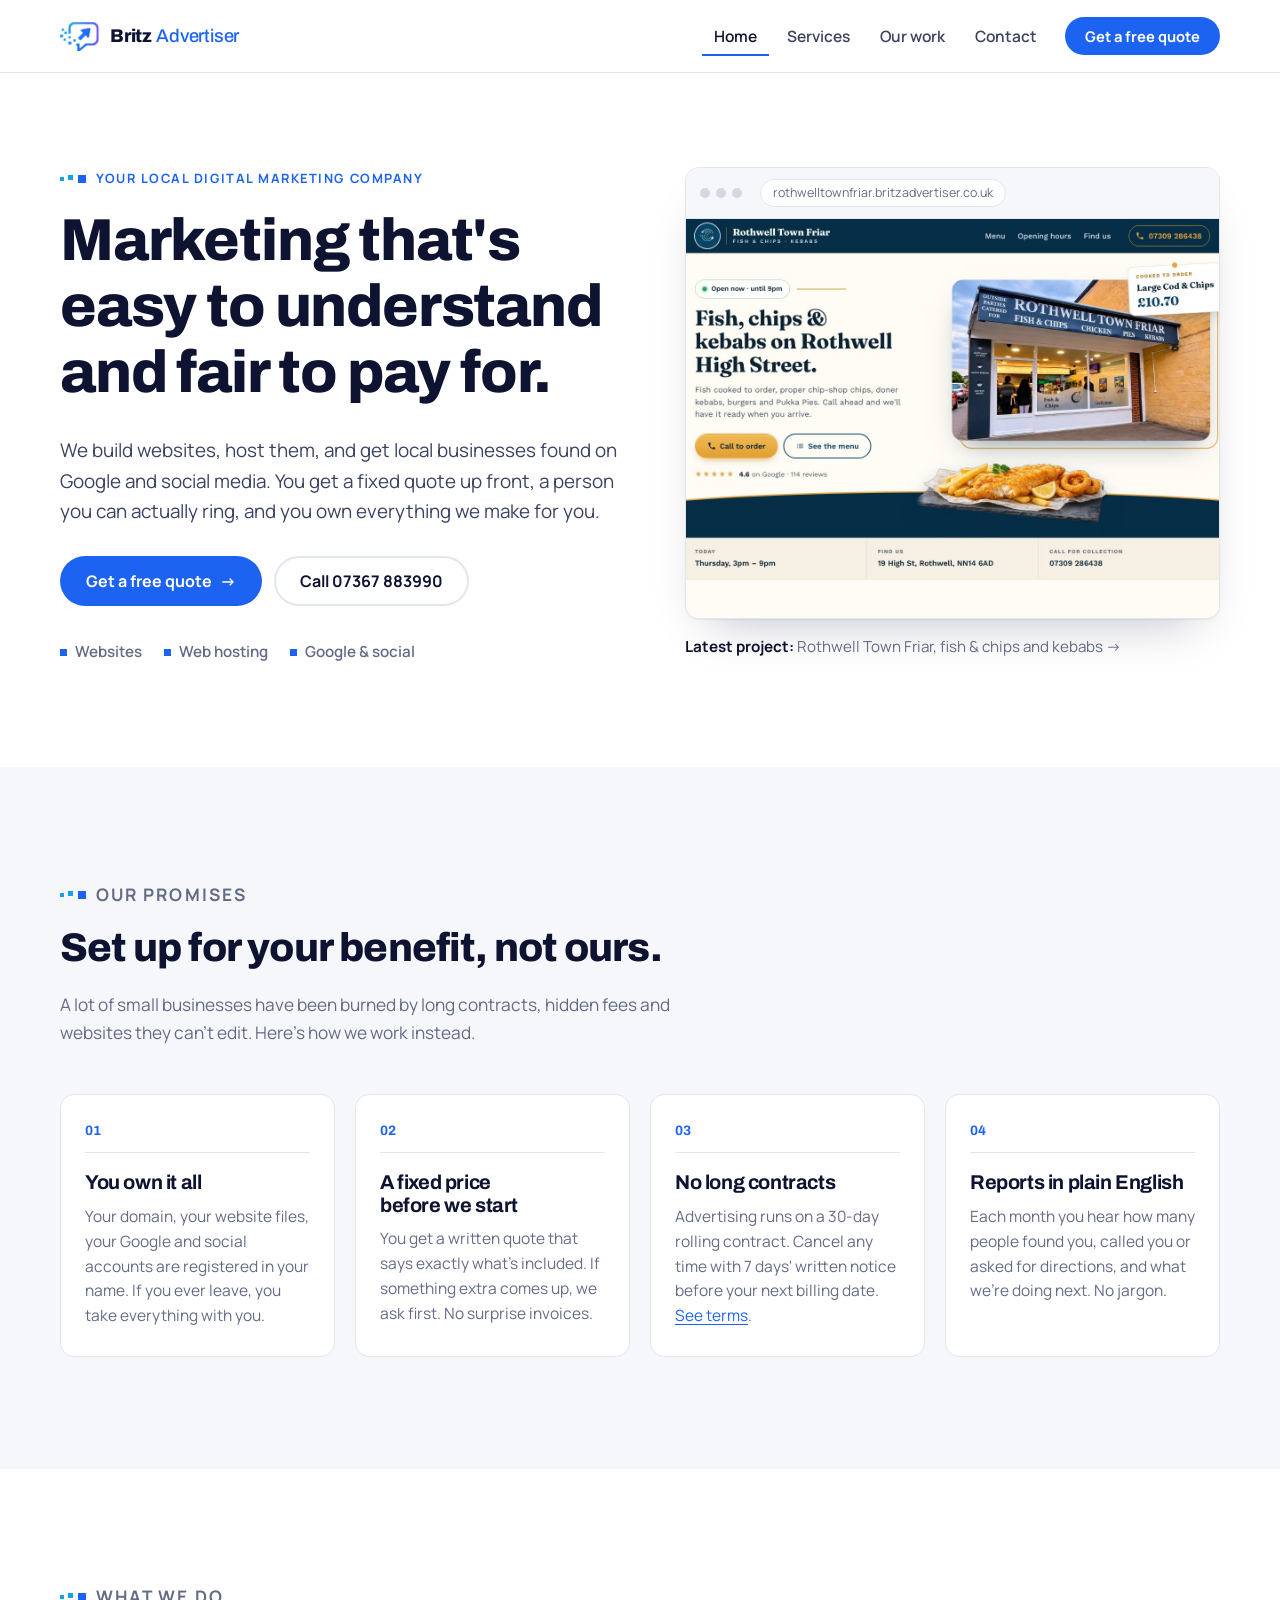
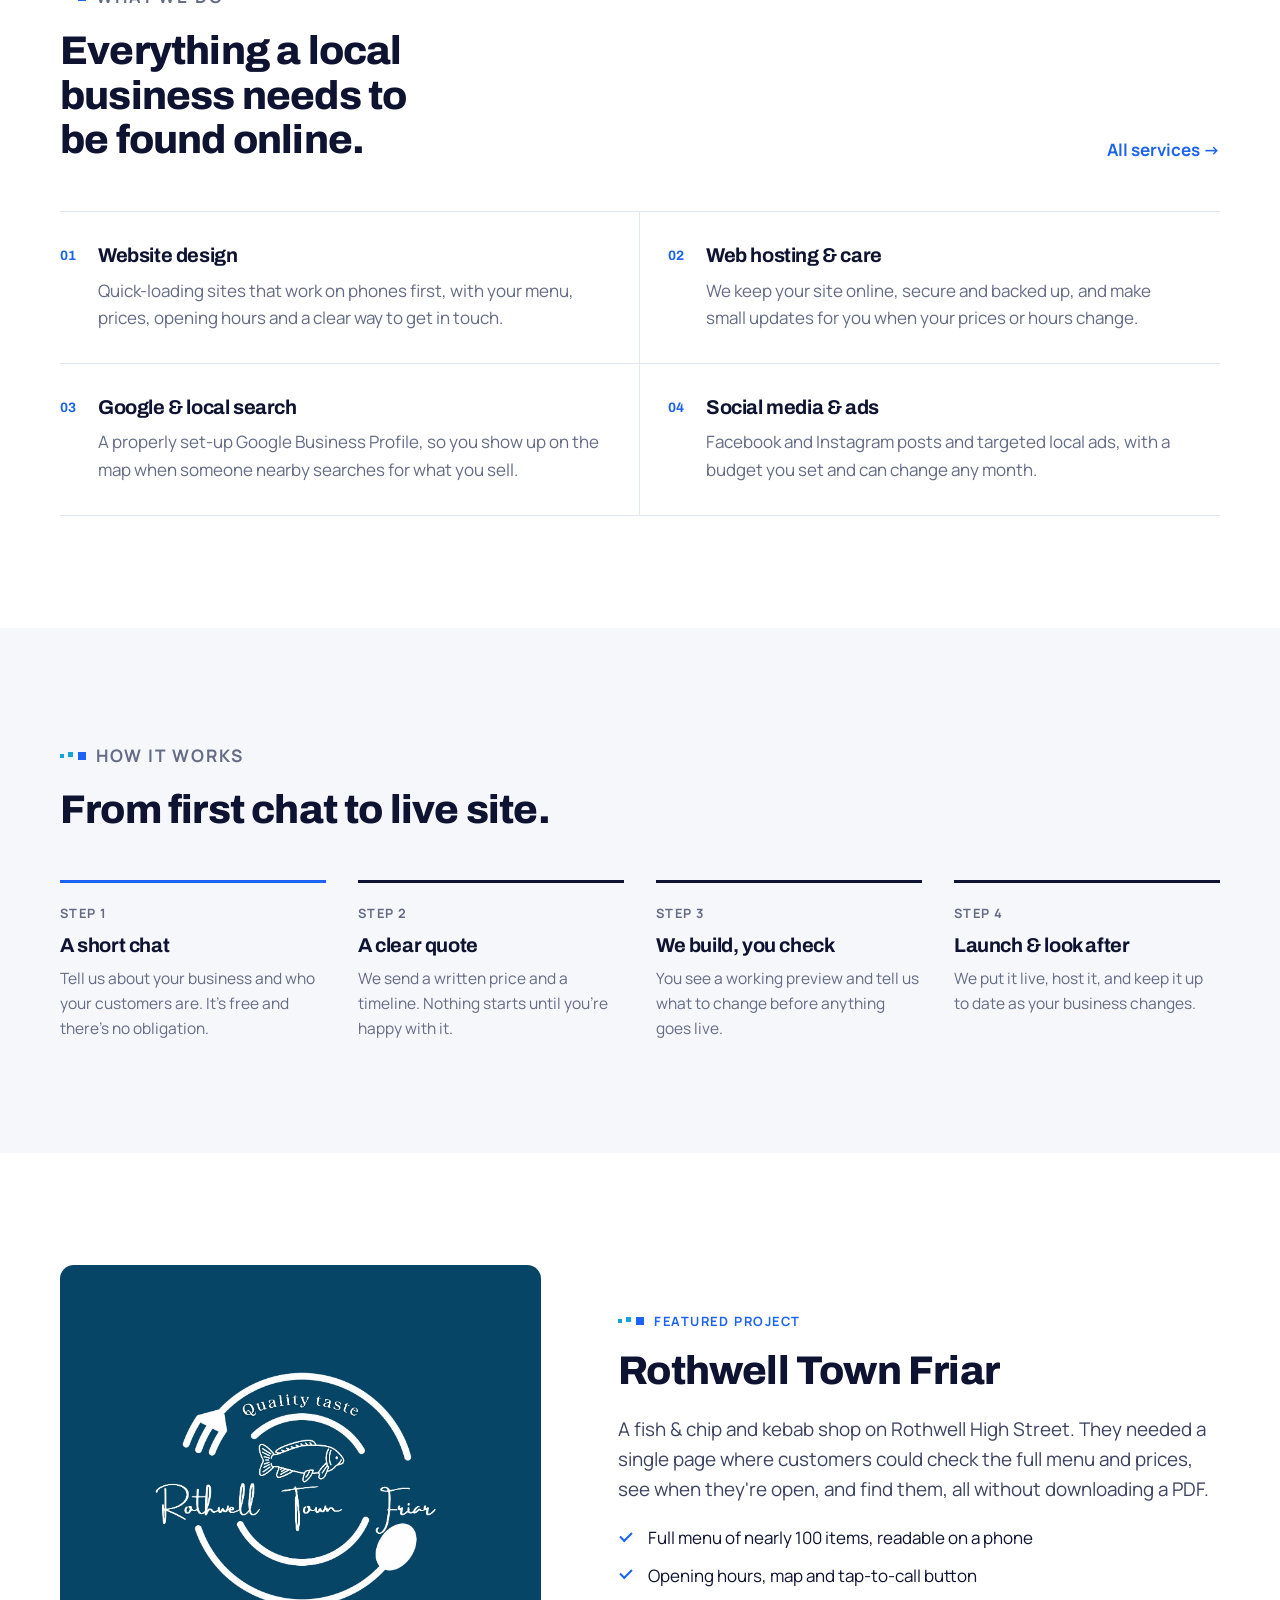
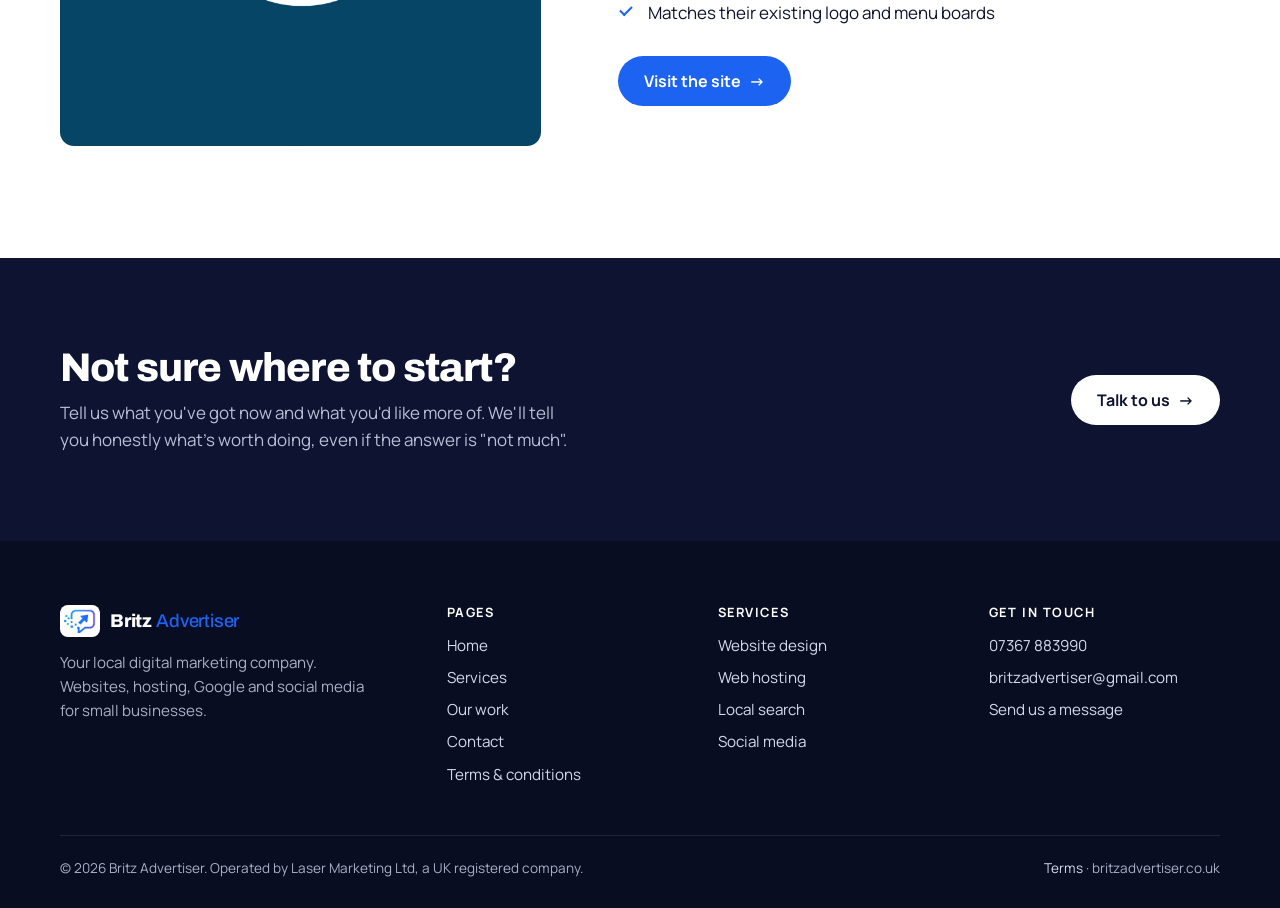
<file: index.html>
<!DOCTYPE html>
<html lang="en-GB">
<head>
  <meta charset="UTF-8">
  <meta name="viewport" content="width=device-width, initial-scale=1">
  <title>Britz Advertiser — Local digital marketing &amp; web hosting</title>
  <meta name="description" content="Britz Advertiser builds websites, hosts them, and helps local businesses get found on Google and social media. Fixed quotes, no lock-in, and you own everything.">
  <link rel="icon" type="image/png" href="assets/img/favicon.png">
  <link rel="preconnect" href="https://fonts.googleapis.com">
  <link rel="preconnect" href="https://fonts.gstatic.com" crossorigin>
  <link href="https://fonts.googleapis.com/css2?family=Archivo:wght@500;700;800&family=Manrope:wght@400;500;600;700&display=swap" rel="stylesheet">
  <link rel="stylesheet" href="css/base.css">
  <link rel="stylesheet" href="css/home.css">
</head>
<body>
  <a class="skip-link" href="#main">Skip to content</a>

  <header class="site-header">
    <div class="wrap nav">
      <a class="brand" href="index.html" aria-label="Britz Advertiser home">
        <img src="assets/img/britz-mark.png" alt="" width="40" height="30">
        <span>Britz<b>Advertiser</b></span>
      </a>
      <button class="nav-toggle" aria-expanded="false" aria-controls="nav-links">Menu</button>
      <nav class="nav-links" id="nav-links" aria-label="Main">
        <a href="index.html" aria-current="page">Home</a>
        <a href="services.html">Services</a>
        <a href="portfolio.html">Our work</a>
        <a href="contact.html">Contact</a>
        <a class="btn btn-primary btn-sm" href="contact.html">Get a free quote</a>
      </nav>
    </div>
  </header>

  <main id="main">

    <!-- Hero -->
    <section class="hero">
      <div class="wrap hero-grid">
        <div class="hero-copy">
          <p class="eyebrow">Your local digital marketing company</p>
          <h1>Marketing that's easy to understand and fair to pay for.</h1>
          <p class="lead">We build websites, host them, and get local businesses found on Google and social media. You get a fixed quote up front, a person you can actually ring, and you own everything we make for you.</p>
          <div class="hero-actions">
            <a class="btn btn-primary" href="contact.html">Get a free quote <span class="arrow" aria-hidden="true">&rarr;</span></a>
            <a class="btn btn-ghost" href="tel:+447367883990">Call 07367 883990</a>
          </div>
          <ul class="hero-points">
            <li>Websites</li>
            <li>Web hosting</li>
            <li>Google &amp; social</li>
          </ul>
        </div>

        <a class="hero-work" href="https://rothwelltownfriar.britzadvertiser.co.uk/" aria-label="View the Rothwell Town Friar website we built">
          <div class="browser">
            <div class="browser-bar" aria-hidden="true">
              <span></span><span></span><span></span>
              <em>rothwelltownfriar.britzadvertiser.co.uk</em>
            </div>
            <img src="assets/img/work-friar.jpg" alt="Screenshot of the Rothwell Town Friar website, showing its menu and opening times" width="1200" height="900">
          </div>
          <p class="hero-work-caption"><strong>Latest project:</strong> Rothwell Town Friar, fish &amp; chips and kebabs <span aria-hidden="true">&rarr;</span></p>
        </a>
      </div>
    </section>

    <!-- Promises: what's in the customer's interest -->
    <section class="section section-alt" aria-labelledby="promises-title">
      <div class="wrap">
        <div class="section-head">
          <p class="eyebrow">Our promises</p>
          <h2 id="promises-title">Set up for your benefit, not ours.</h2>
          <p>A lot of small businesses have been burned by long contracts, hidden fees and websites they can't edit. Here's how we work instead.</p>
        </div>

        <ol class="promises">
          <li>
            <h3>You own it all</h3>
            <p>Your domain, your website files, your Google and social accounts are registered in your name. If you ever leave, you take everything with you.</p>
          </li>
          <li>
            <h3>A fixed price before we start</h3>
            <p>You get a written quote that says exactly what's included. If something extra comes up, we ask first. No surprise invoices.</p>
          </li>
          <li>
            <h3>No long contracts</h3>
            <p>Advertising runs on a 30-day rolling contract. Cancel any time with 7 days' written notice before your next billing date. <a href="terms.html">See terms</a>.</p>
          </li>
          <li>
            <h3>Reports in plain English</h3>
            <p>Each month you hear how many people found you, called you or asked for directions, and what we're doing next. No jargon.</p>
          </li>
        </ol>
      </div>
    </section>

    <!-- Services overview -->
    <section class="section" aria-labelledby="services-title">
      <div class="wrap">
        <div class="section-head split-head">
          <div>
            <p class="eyebrow">What we do</p>
            <h2 id="services-title">Everything a local business needs to be found online.</h2>
          </div>
          <a class="text-link" href="services.html">All services <span aria-hidden="true">&rarr;</span></a>
        </div>

        <div class="service-list">
          <a class="service" href="services.html#websites">
            <span class="service-num">01</span>
            <div>
              <h3>Website design</h3>
              <p>Quick-loading sites that work on phones first, with your menu, prices, opening hours and a clear way to get in touch.</p>
            </div>
          </a>
          <a class="service" href="services.html#hosting">
            <span class="service-num">02</span>
            <div>
              <h3>Web hosting &amp; care</h3>
              <p>We keep your site online, secure and backed up, and make small updates for you when your prices or hours change.</p>
            </div>
          </a>
          <a class="service" href="services.html#local-seo">
            <span class="service-num">03</span>
            <div>
              <h3>Google &amp; local search</h3>
              <p>A properly set-up Google Business Profile, so you show up on the map when someone nearby searches for what you sell.</p>
            </div>
          </a>
          <a class="service" href="services.html#social">
            <span class="service-num">04</span>
            <div>
              <h3>Social media &amp; ads</h3>
              <p>Facebook and Instagram posts and targeted local ads, with a budget you set and can change any month.</p>
            </div>
          </a>
        </div>
      </div>
    </section>

    <!-- Process -->
    <section class="section section-alt" aria-labelledby="process-title">
      <div class="wrap">
        <div class="section-head">
          <p class="eyebrow">How it works</p>
          <h2 id="process-title">From first chat to live site.</h2>
        </div>
        <ol class="steps">
          <li>
            <span class="step-label">Step 1</span>
            <h3>A short chat</h3>
            <p>Tell us about your business and who your customers are. It's free and there's no obligation.</p>
          </li>
          <li>
            <span class="step-label">Step 2</span>
            <h3>A clear quote</h3>
            <p>We send a written price and a timeline. Nothing starts until you're happy with it.</p>
          </li>
          <li>
            <span class="step-label">Step 3</span>
            <h3>We build, you check</h3>
            <p>You see a working preview and tell us what to change before anything goes live.</p>
          </li>
          <li>
            <span class="step-label">Step 4</span>
            <h3>Launch &amp; look after</h3>
            <p>We put it live, host it, and keep it up to date as your business changes.</p>
          </li>
        </ol>
      </div>
    </section>

    <!-- Featured work -->
    <section class="section" aria-labelledby="work-title">
      <div class="wrap feature-work">
        <div class="feature-work-img">
          <img src="assets/img/friar-logo.jpg" alt="Rothwell Town Friar logo" width="400" height="400" loading="lazy">
        </div>
        <div>
          <p class="eyebrow">Featured project</p>
          <h2 id="work-title">Rothwell Town Friar</h2>
          <p class="lead">A fish &amp; chip and kebab shop on Rothwell High Street. They needed a single page where customers could check the full menu and prices, see when they're open, and find them, all without downloading a PDF.</p>
          <ul class="ticks">
            <li>Full menu of nearly 100 items, readable on a phone</li>
            <li>Opening hours, map and tap-to-call button</li>
            <li>Matches their existing logo and menu boards</li>
          </ul>
          <a class="btn btn-primary" href="https://rothwelltownfriar.britzadvertiser.co.uk/">Visit the site <span class="arrow" aria-hidden="true">&rarr;</span></a>
        </div>
      </div>
    </section>

    <!-- CTA -->
    <section class="cta-band">
      <div class="wrap">
        <div>
          <h2>Not sure where to start?</h2>
          <p>Tell us what you've got now and what you'd like more of. We'll tell you honestly what's worth doing, even if the answer is "not much".</p>
        </div>
        <a class="btn btn-primary" href="contact.html">Talk to us <span class="arrow" aria-hidden="true">&rarr;</span></a>
      </div>
    </section>
  </main>

  <footer class="site-footer">
    <div class="wrap">
      <div class="footer-grid">
        <div class="footer-brand">
          <a class="brand" href="index.html">
            <img src="assets/img/britz-mark.png" alt="" width="40" height="30">
            <span>Britz<b>Advertiser</b></span>
          </a>
          <p>Your local digital marketing company. Websites, hosting, Google and social media for small businesses.</p>
        </div>
        <div>
          <h4>Pages</h4>
          <ul>
            <li><a href="index.html">Home</a></li>
            <li><a href="services.html">Services</a></li>
            <li><a href="portfolio.html">Our work</a></li>
            <li><a href="contact.html">Contact</a></li>
            <li><a href="terms.html">Terms &amp; conditions</a></li>
          </ul>
        </div>
        <div>
          <h4>Services</h4>
          <ul>
            <li><a href="services.html#websites">Website design</a></li>
            <li><a href="services.html#hosting">Web hosting</a></li>
            <li><a href="services.html#local-seo">Local search</a></li>
            <li><a href="services.html#social">Social media</a></li>
          </ul>
        </div>
        <div>
          <h4>Get in touch</h4>
          <ul>
            <li><a href="tel:+447367883990">07367 883990</a></li>
            <li><a href="mailto:britzadvertiser@gmail.com">britzadvertiser@gmail.com</a></li>
            <li><a href="contact.html">Send us a message</a></li>
          </ul>
        </div>
      </div>
      <div class="footer-bottom">
        <span>&copy; <span data-year>2026</span> Britz Advertiser. Operated by Laser Marketing Ltd, a UK registered company.</span>
        <span><a href="terms.html">Terms</a> &middot; britzadvertiser.co.uk</span>
      </div>
    </div>
  </footer>

  <script src="js/main.js"></script>
</body>
</html>
</file>
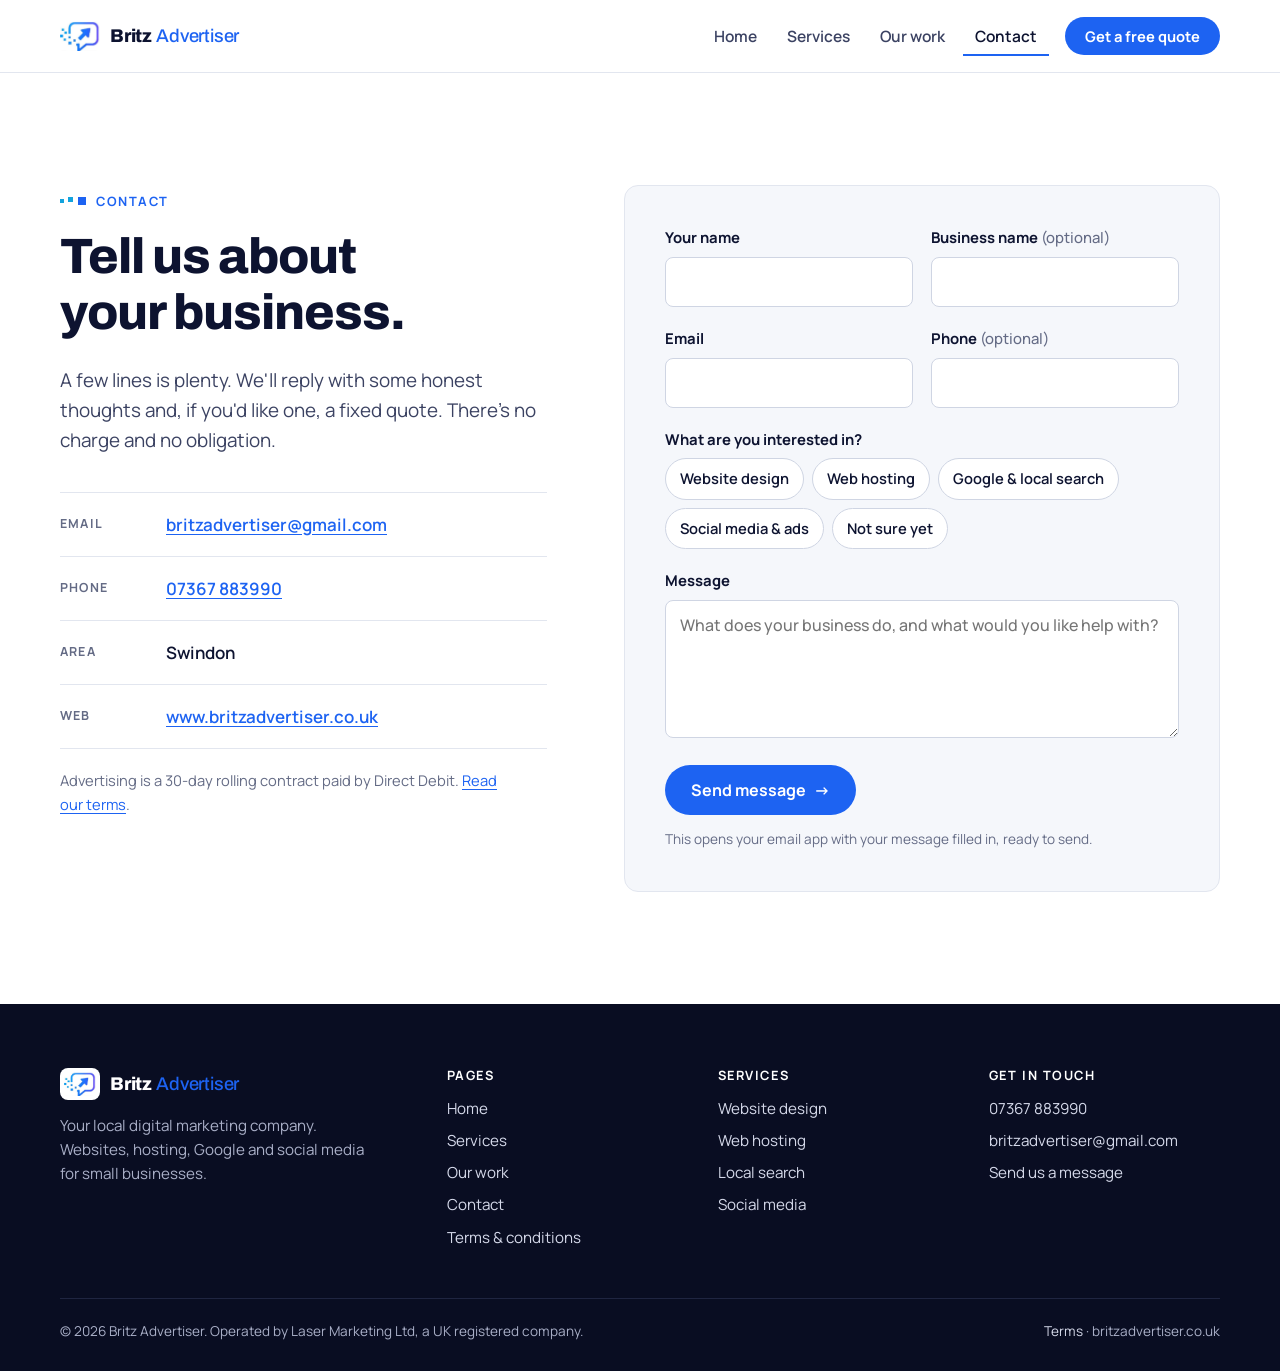
<file: contact.html>
<!DOCTYPE html>
<html lang="en-GB">
<head>
  <meta charset="UTF-8">
  <meta name="viewport" content="width=device-width, initial-scale=1">
  <title>Contact — Britz Advertiser</title>
  <meta name="description" content="Get in touch with Britz Advertiser for a free chat and a fixed quote on your website, hosting or marketing.">
  <link rel="icon" type="image/png" href="assets/img/favicon.png">
  <link rel="preconnect" href="https://fonts.googleapis.com">
  <link rel="preconnect" href="https://fonts.gstatic.com" crossorigin>
  <link href="https://fonts.googleapis.com/css2?family=Archivo:wght@500;700;800&family=Manrope:wght@400;500;600;700&display=swap" rel="stylesheet">
  <link rel="stylesheet" href="css/base.css">
  <link rel="stylesheet" href="css/contact.css">
</head>
<body>
  <a class="skip-link" href="#main">Skip to content</a>

  <header class="site-header">
    <div class="wrap nav">
      <a class="brand" href="index.html" aria-label="Britz Advertiser home">
        <img src="assets/img/britz-mark.png" alt="" width="40" height="30">
        <span>Britz<b>Advertiser</b></span>
      </a>
      <button class="nav-toggle" aria-expanded="false" aria-controls="nav-links">Menu</button>
      <nav class="nav-links" id="nav-links" aria-label="Main">
        <a href="index.html">Home</a>
        <a href="services.html">Services</a>
        <a href="portfolio.html">Our work</a>
        <a href="contact.html" aria-current="page">Contact</a>
        <a class="btn btn-primary btn-sm" href="contact.html">Get a free quote</a>
      </nav>
    </div>
  </header>

  <main id="main">

    <section class="section contact">
      <div class="wrap contact-grid">
        <div class="contact-intro">
          <p class="eyebrow">Contact</p>
          <h1>Tell us about your business.</h1>
          <p class="lead">A few lines is plenty. We'll reply with some honest thoughts and, if you'd like one, a fixed quote. There's no charge and no obligation.</p>

          <dl class="contact-info">
            <div>
              <dt>Email</dt>
              <dd><a href="mailto:britzadvertiser@gmail.com">britzadvertiser@gmail.com</a></dd>
            </div>
            <div>
              <dt>Phone</dt>
              <dd><a href="tel:+447367883990">07367 883990</a></dd>
            </div>
            <div>
              <dt>Area</dt>
              <dd>Swindon</dd>
            </div>
            <div>
              <dt>Web</dt>
              <dd><a href="https://www.britzadvertiser.co.uk">www.britzadvertiser.co.uk</a></dd>
            </div>
          </dl>
          <p class="contact-small">Advertising is a 30-day rolling contract paid by Direct Debit. <a href="terms.html">Read our terms</a>.</p>
        </div>

        <form class="contact-form" id="contact-form" novalidate>
          <div class="field-row">
            <div class="field">
              <label for="name">Your name</label>
              <input id="name" name="name" type="text" autocomplete="name" required>
            </div>
            <div class="field">
              <label for="business">Business name <span class="opt">(optional)</span></label>
              <input id="business" name="business" type="text" autocomplete="organization">
            </div>
          </div>
          <div class="field-row">
            <div class="field">
              <label for="email">Email</label>
              <input id="email" name="email" type="email" autocomplete="email" required>
            </div>
            <div class="field">
              <label for="phone">Phone <span class="opt">(optional)</span></label>
              <input id="phone" name="phone" type="tel" autocomplete="tel">
            </div>
          </div>

          <fieldset class="field">
            <legend>What are you interested in?</legend>
            <div class="chips">
              <label><input type="checkbox" name="interest" value="Website design"><span>Website design</span></label>
              <label><input type="checkbox" name="interest" value="Web hosting"><span>Web hosting</span></label>
              <label><input type="checkbox" name="interest" value="Google & local search"><span>Google &amp; local search</span></label>
              <label><input type="checkbox" name="interest" value="Social media & ads"><span>Social media &amp; ads</span></label>
              <label><input type="checkbox" name="interest" value="Not sure yet"><span>Not sure yet</span></label>
            </div>
          </fieldset>

          <div class="field">
            <label for="message">Message</label>
            <textarea id="message" name="message" rows="5" placeholder="What does your business do, and what would you like help with?" required></textarea>
          </div>

          <p class="form-error" id="form-error" role="alert" hidden>Please add your name, a valid email and a short message.</p>

          <button class="btn btn-primary" type="submit">Send message <span class="arrow" aria-hidden="true">&rarr;</span></button>
          <p class="form-note">This opens your email app with your message filled in, ready to send.</p>
        </form>
      </div>
    </section>

  </main>

  <footer class="site-footer">
    <div class="wrap">
      <div class="footer-grid">
        <div class="footer-brand">
          <a class="brand" href="index.html">
            <img src="assets/img/britz-mark.png" alt="" width="40" height="30">
            <span>Britz<b>Advertiser</b></span>
          </a>
          <p>Your local digital marketing company. Websites, hosting, Google and social media for small businesses.</p>
        </div>
        <div>
          <h4>Pages</h4>
          <ul>
            <li><a href="index.html">Home</a></li>
            <li><a href="services.html">Services</a></li>
            <li><a href="portfolio.html">Our work</a></li>
            <li><a href="contact.html">Contact</a></li>
            <li><a href="terms.html">Terms &amp; conditions</a></li>
          </ul>
        </div>
        <div>
          <h4>Services</h4>
          <ul>
            <li><a href="services.html#websites">Website design</a></li>
            <li><a href="services.html#hosting">Web hosting</a></li>
            <li><a href="services.html#local-seo">Local search</a></li>
            <li><a href="services.html#social">Social media</a></li>
          </ul>
        </div>
        <div>
          <h4>Get in touch</h4>
          <ul>
            <li><a href="tel:+447367883990">07367 883990</a></li>
            <li><a href="mailto:britzadvertiser@gmail.com">britzadvertiser@gmail.com</a></li>
            <li><a href="contact.html">Send us a message</a></li>
          </ul>
        </div>
      </div>
      <div class="footer-bottom">
        <span>&copy; <span data-year>2026</span> Britz Advertiser. Operated by Laser Marketing Ltd, a UK registered company.</span>
        <span><a href="terms.html">Terms</a> &middot; britzadvertiser.co.uk</span>
      </div>
    </div>
  </footer>

  <script src="js/main.js"></script>
</body>
</html>
</file>
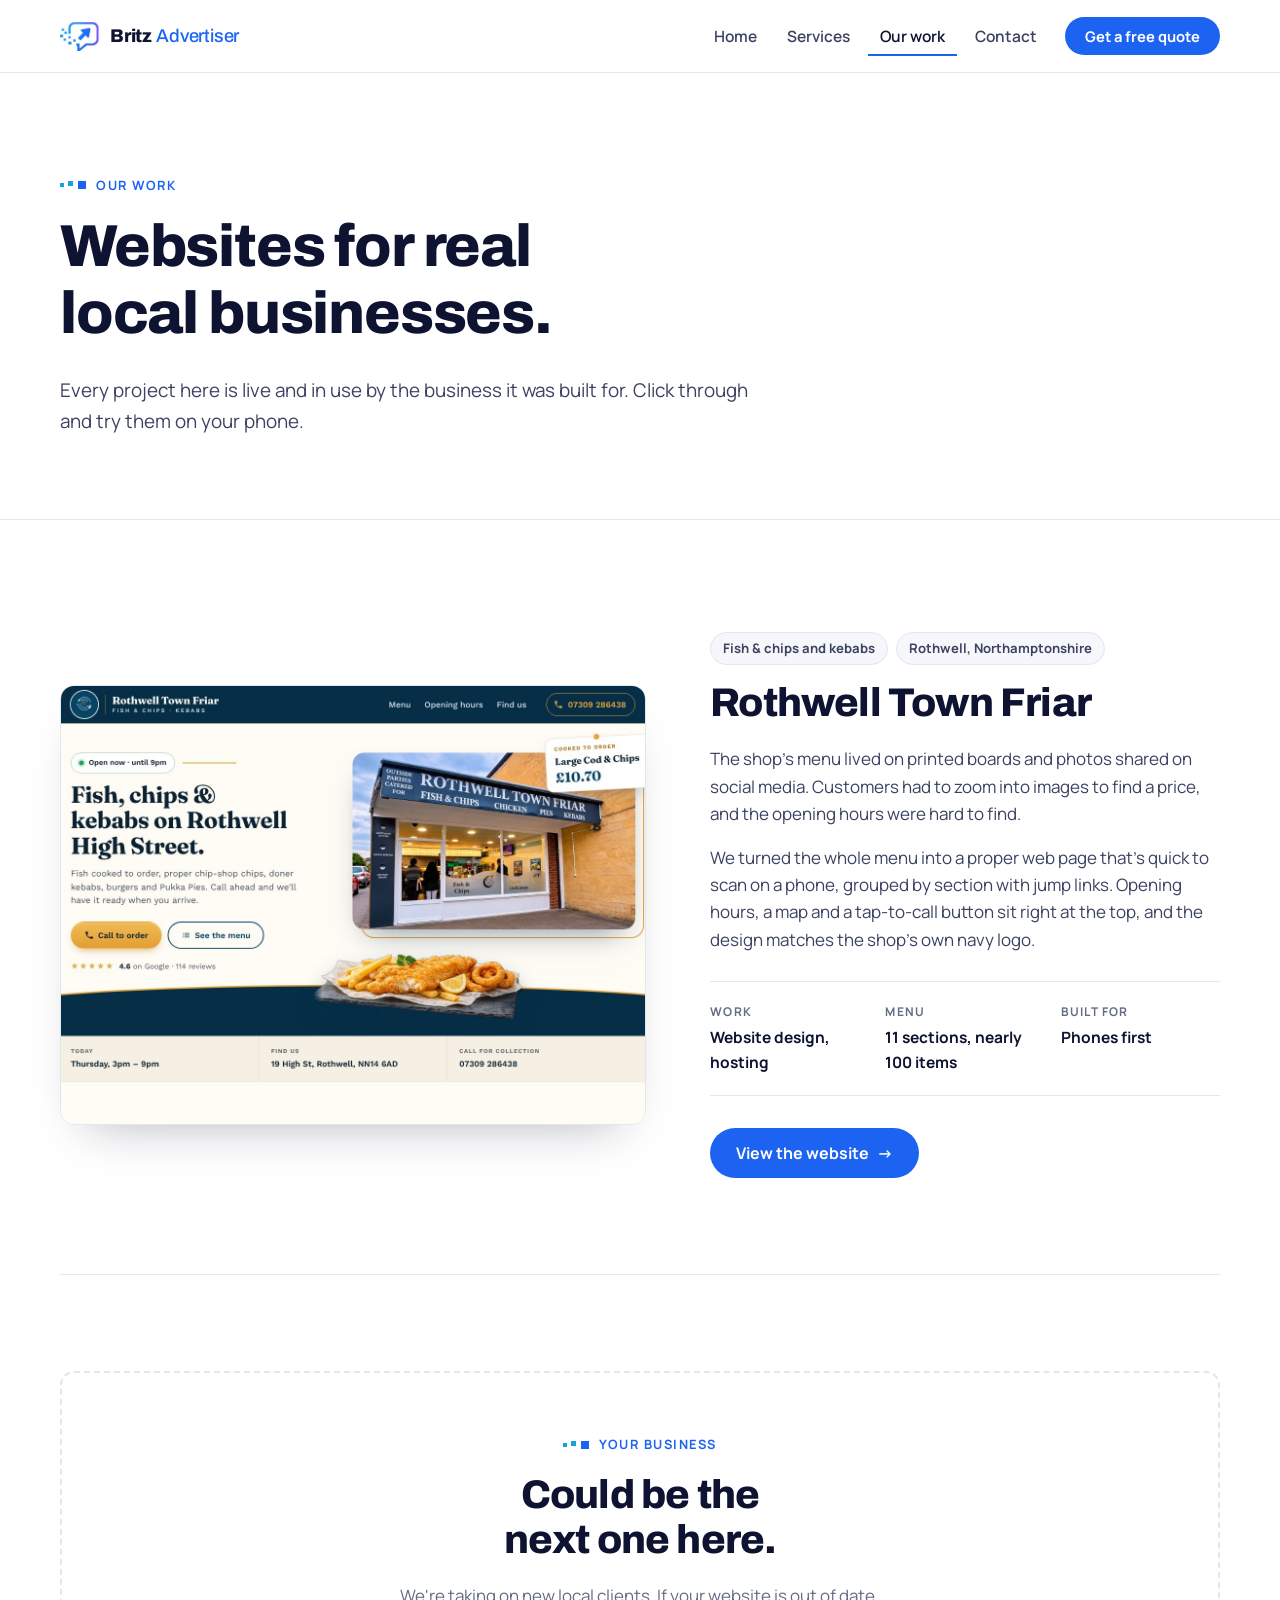
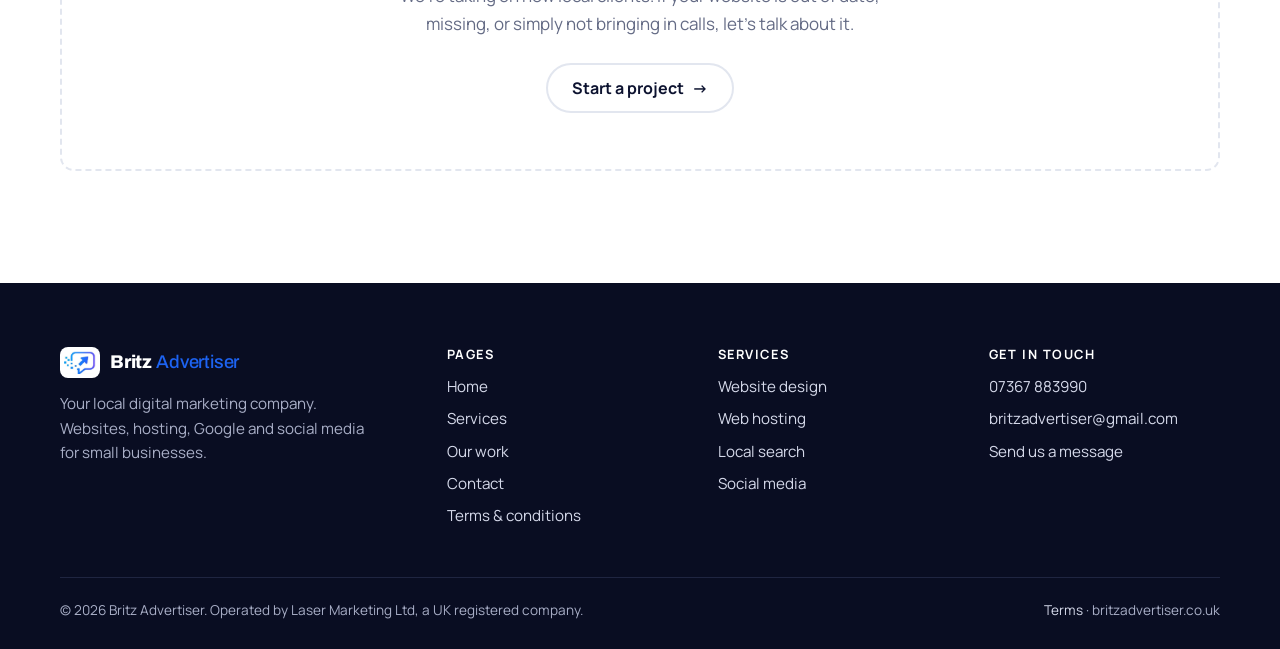
<file: portfolio.html>
<!DOCTYPE html>
<html lang="en-GB">
<head>
  <meta charset="UTF-8">
  <meta name="viewport" content="width=device-width, initial-scale=1">
  <title>Our work — Britz Advertiser</title>
  <meta name="description" content="Websites Britz Advertiser has built for local businesses, including Rothwell Town Friar.">
  <link rel="icon" type="image/png" href="assets/img/favicon.png">
  <link rel="preconnect" href="https://fonts.googleapis.com">
  <link rel="preconnect" href="https://fonts.gstatic.com" crossorigin>
  <link href="https://fonts.googleapis.com/css2?family=Archivo:wght@500;700;800&family=Manrope:wght@400;500;600;700&display=swap" rel="stylesheet">
  <link rel="stylesheet" href="css/base.css">
  <link rel="stylesheet" href="css/portfolio.css">
</head>
<body>
  <a class="skip-link" href="#main">Skip to content</a>

  <header class="site-header">
    <div class="wrap nav">
      <a class="brand" href="index.html" aria-label="Britz Advertiser home">
        <img src="assets/img/britz-mark.png" alt="" width="40" height="30">
        <span>Britz<b>Advertiser</b></span>
      </a>
      <button class="nav-toggle" aria-expanded="false" aria-controls="nav-links">Menu</button>
      <nav class="nav-links" id="nav-links" aria-label="Main">
        <a href="index.html">Home</a>
        <a href="services.html">Services</a>
        <a href="portfolio.html" aria-current="page">Our work</a>
        <a href="contact.html">Contact</a>
        <a class="btn btn-primary btn-sm" href="contact.html">Get a free quote</a>
      </nav>
    </div>
  </header>

  <main id="main">

    <section class="page-hero">
      <div class="wrap">
        <p class="eyebrow">Our work</p>
        <h1>Websites for real local businesses.</h1>
        <p class="lead">Every project here is live and in use by the business it was built for. Click through and try them on your phone.</p>
      </div>
    </section>

    <section class="section">
      <div class="wrap">

        <article class="case">
          <a class="case-shot" href="https://rothwelltownfriar.britzadvertiser.co.uk/" aria-label="Open the Rothwell Town Friar website">
            <img src="assets/img/work-friar.jpg" alt="The Rothwell Town Friar website, showing the menu and opening times" width="1200" height="900" loading="lazy">
          </a>
          <div class="case-body">
            <div class="case-meta">
              <span>Fish &amp; chips and kebabs</span>
              <span>Rothwell, Northamptonshire</span>
            </div>
            <h2>Rothwell Town Friar</h2>
            <p>The shop's menu lived on printed boards and photos shared on social media. Customers had to zoom into images to find a price, and the opening hours were hard to find.</p>
            <p>We turned the whole menu into a proper web page that's quick to scan on a phone, grouped by section with jump links. Opening hours, a map and a tap-to-call button sit right at the top, and the design matches the shop's own navy logo.</p>

            <dl class="case-facts">
              <div><dt>Work</dt><dd>Website design, hosting</dd></div>
              <div><dt>Menu</dt><dd>11 sections, nearly 100 items</dd></div>
              <div><dt>Built for</dt><dd>Phones first</dd></div>
            </dl>

            <a class="btn btn-primary" href="https://rothwelltownfriar.britzadvertiser.co.uk/">View the website <span class="arrow" aria-hidden="true">&rarr;</span></a>
          </div>
        </article>

        <article class="case case-next">
          <div class="case-next-inner">
            <p class="eyebrow">Your business</p>
            <h2>Could be the next one here.</h2>
            <p>We're taking on new local clients. If your website is out of date, missing, or simply not bringing in calls, let's talk about it.</p>
            <a class="btn btn-ghost" href="contact.html">Start a project <span class="arrow" aria-hidden="true">&rarr;</span></a>
          </div>
        </article>

      </div>
    </section>

  </main>

  <footer class="site-footer">
    <div class="wrap">
      <div class="footer-grid">
        <div class="footer-brand">
          <a class="brand" href="index.html">
            <img src="assets/img/britz-mark.png" alt="" width="40" height="30">
            <span>Britz<b>Advertiser</b></span>
          </a>
          <p>Your local digital marketing company. Websites, hosting, Google and social media for small businesses.</p>
        </div>
        <div>
          <h4>Pages</h4>
          <ul>
            <li><a href="index.html">Home</a></li>
            <li><a href="services.html">Services</a></li>
            <li><a href="portfolio.html">Our work</a></li>
            <li><a href="contact.html">Contact</a></li>
            <li><a href="terms.html">Terms &amp; conditions</a></li>
          </ul>
        </div>
        <div>
          <h4>Services</h4>
          <ul>
            <li><a href="services.html#websites">Website design</a></li>
            <li><a href="services.html#hosting">Web hosting</a></li>
            <li><a href="services.html#local-seo">Local search</a></li>
            <li><a href="services.html#social">Social media</a></li>
          </ul>
        </div>
        <div>
          <h4>Get in touch</h4>
          <ul>
            <li><a href="tel:+447367883990">07367 883990</a></li>
            <li><a href="mailto:britzadvertiser@gmail.com">britzadvertiser@gmail.com</a></li>
            <li><a href="contact.html">Send us a message</a></li>
          </ul>
        </div>
      </div>
      <div class="footer-bottom">
        <span>&copy; <span data-year>2026</span> Britz Advertiser. Operated by Laser Marketing Ltd, a UK registered company.</span>
        <span><a href="terms.html">Terms</a> &middot; britzadvertiser.co.uk</span>
      </div>
    </div>
  </footer>

  <script src="js/main.js"></script>
</body>
</html>
</file>
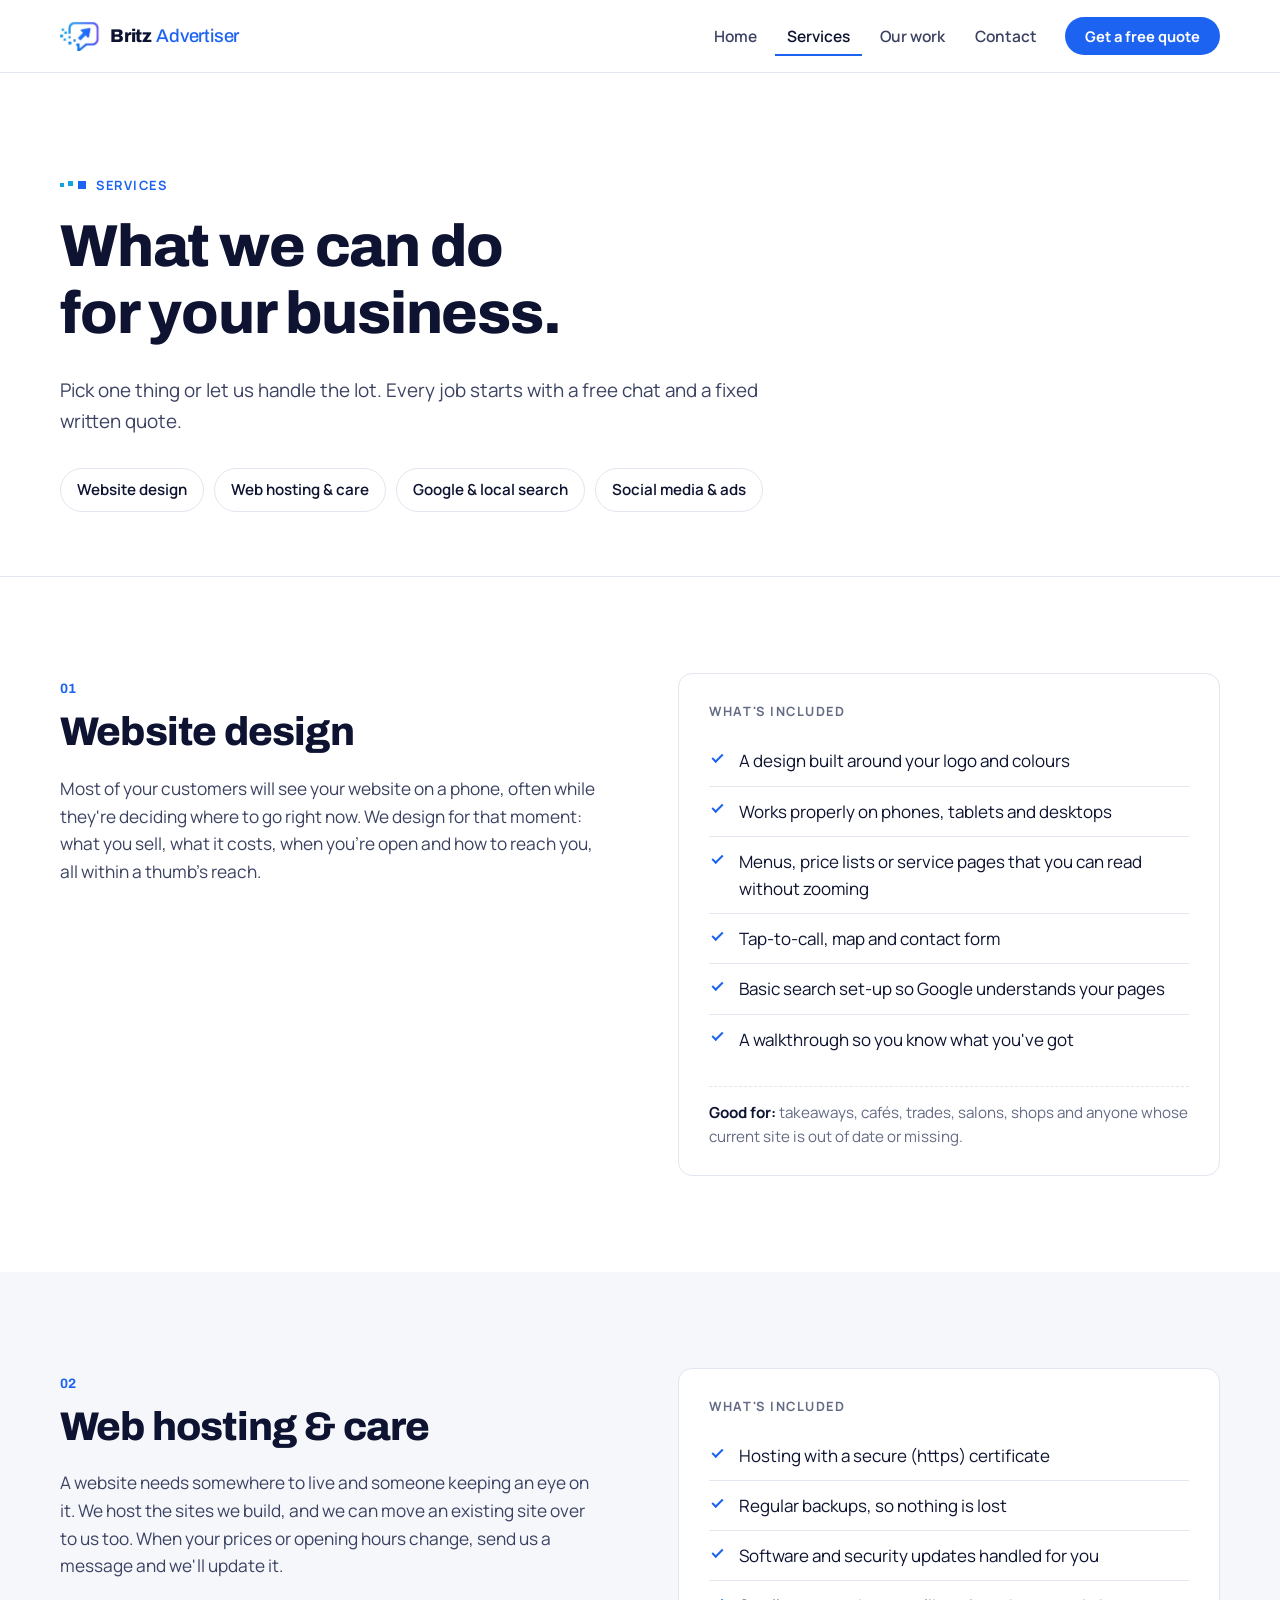
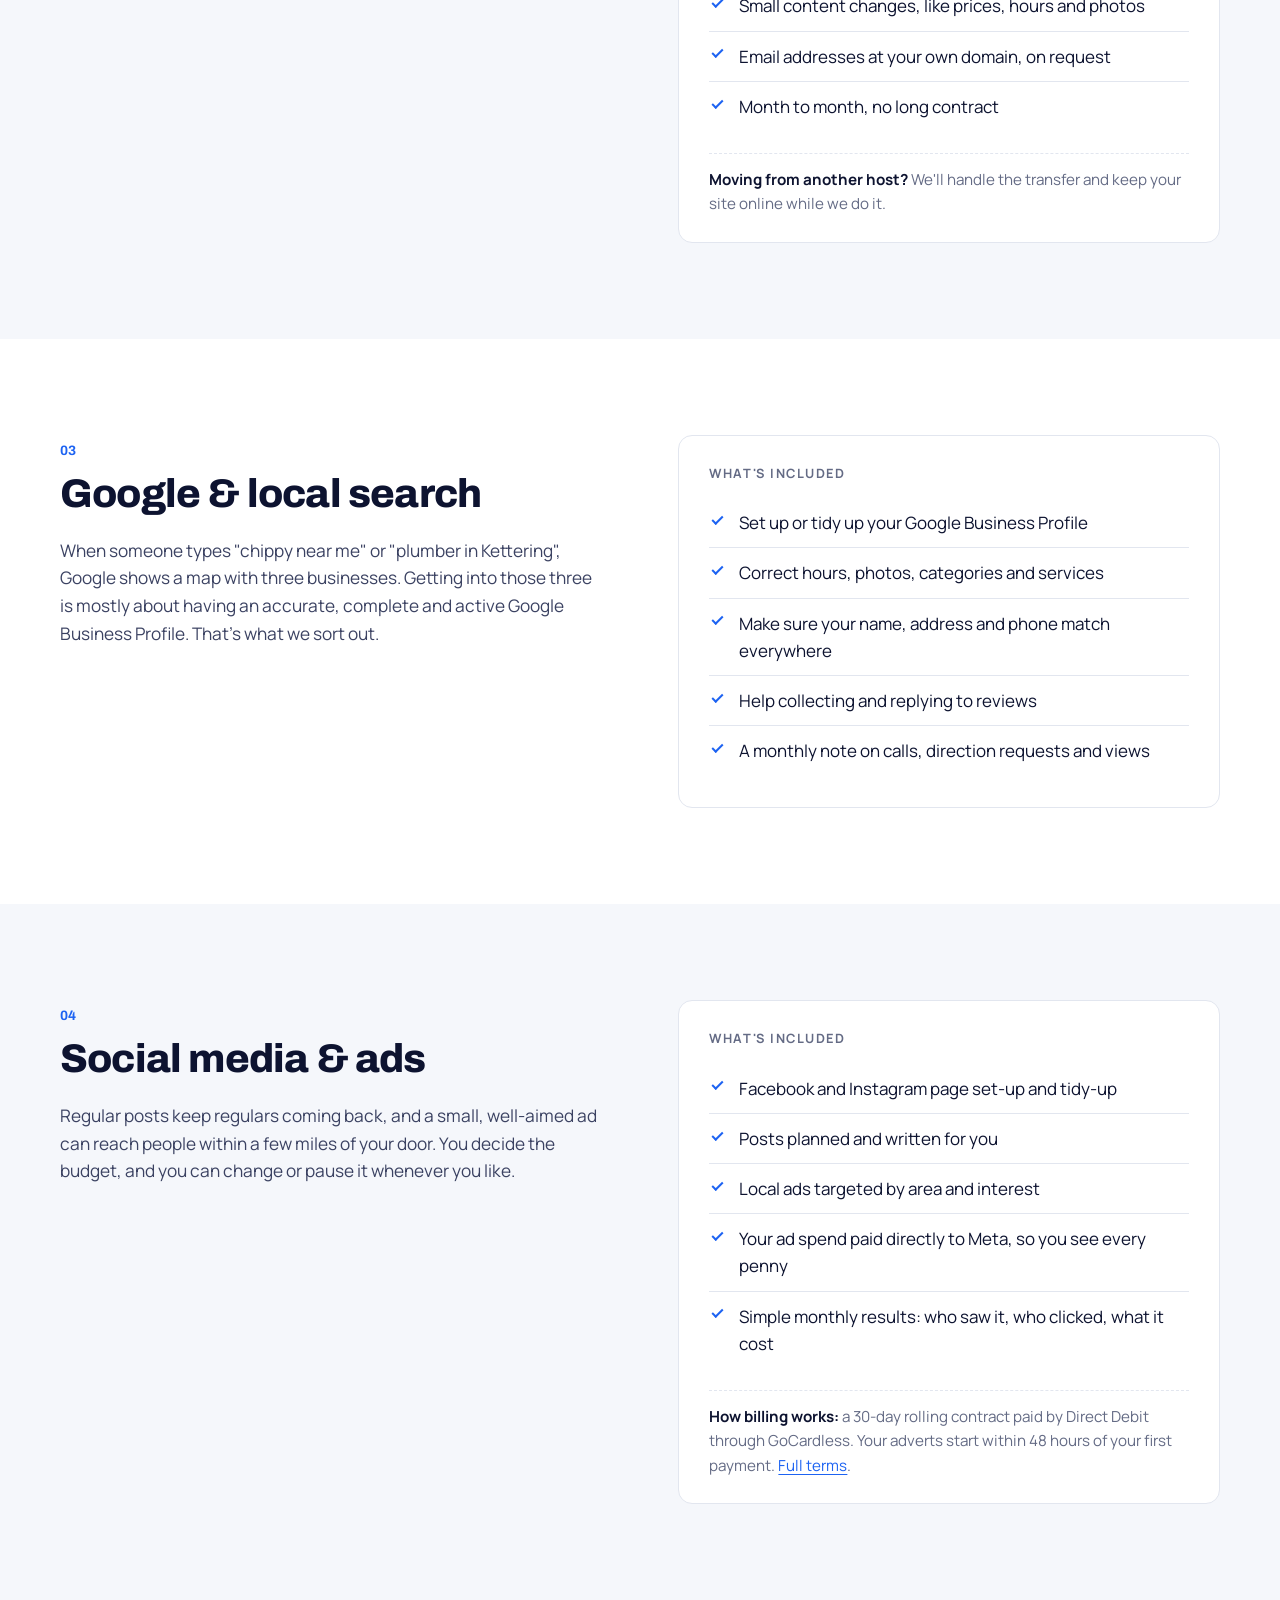
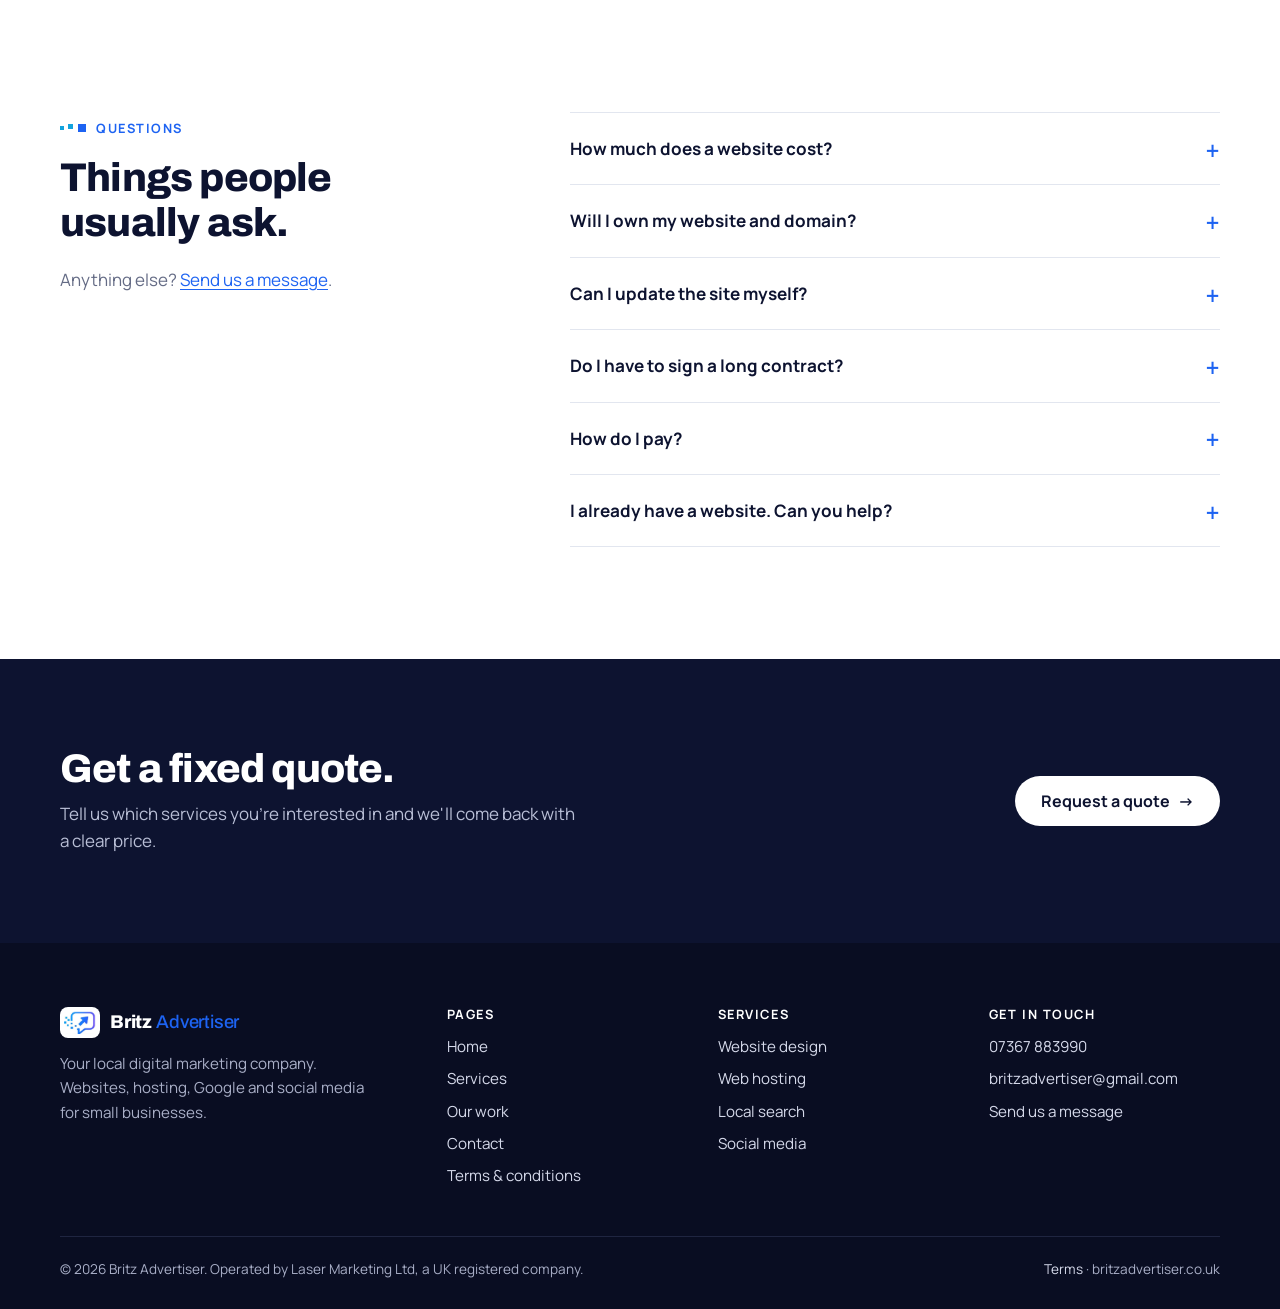
<file: services.html>
<!DOCTYPE html>
<html lang="en-GB">
<head>
  <meta charset="UTF-8">
  <meta name="viewport" content="width=device-width, initial-scale=1">
  <title>Services — Britz Advertiser</title>
  <meta name="description" content="Website design, web hosting, Google Business Profile and social media for local businesses. Fixed quotes and no long contracts.">
  <link rel="icon" type="image/png" href="assets/img/favicon.png">
  <link rel="preconnect" href="https://fonts.googleapis.com">
  <link rel="preconnect" href="https://fonts.gstatic.com" crossorigin>
  <link href="https://fonts.googleapis.com/css2?family=Archivo:wght@500;700;800&family=Manrope:wght@400;500;600;700&display=swap" rel="stylesheet">
  <link rel="stylesheet" href="css/base.css">
  <link rel="stylesheet" href="css/services.css">
</head>
<body>
  <a class="skip-link" href="#main">Skip to content</a>

  <header class="site-header">
    <div class="wrap nav">
      <a class="brand" href="index.html" aria-label="Britz Advertiser home">
        <img src="assets/img/britz-mark.png" alt="" width="40" height="30">
        <span>Britz<b>Advertiser</b></span>
      </a>
      <button class="nav-toggle" aria-expanded="false" aria-controls="nav-links">Menu</button>
      <nav class="nav-links" id="nav-links" aria-label="Main">
        <a href="index.html">Home</a>
        <a href="services.html" aria-current="page">Services</a>
        <a href="portfolio.html">Our work</a>
        <a href="contact.html">Contact</a>
        <a class="btn btn-primary btn-sm" href="contact.html">Get a free quote</a>
      </nav>
    </div>
  </header>

  <main id="main">

    <section class="page-hero">
      <div class="wrap">
        <p class="eyebrow">Services</p>
        <h1>What we can do for your business.</h1>
        <p class="lead">Pick one thing or let us handle the lot. Every job starts with a free chat and a fixed written quote.</p>
        <nav class="jump" aria-label="Jump to a service">
          <a href="#websites">Website design</a>
          <a href="#hosting">Web hosting &amp; care</a>
          <a href="#local-seo">Google &amp; local search</a>
          <a href="#social">Social media &amp; ads</a>
        </nav>
      </div>
    </section>

    <section class="svc" id="websites">
      <div class="wrap svc-grid">
        <div class="svc-intro">
          <span class="svc-num">01</span>
          <h2>Website design</h2>
          <p>Most of your customers will see your website on a phone, often while they're deciding where to go right now. We design for that moment: what you sell, what it costs, when you're open and how to reach you, all within a thumb's reach.</p>
        </div>
        <div class="svc-detail">
          <h3>What's included</h3>
          <ul class="checks">
            <li>A design built around your logo and colours</li>
            <li>Works properly on phones, tablets and desktops</li>
            <li>Menus, price lists or service pages that you can read without zooming</li>
            <li>Tap-to-call, map and contact form</li>
            <li>Basic search set-up so Google understands your pages</li>
            <li>A walkthrough so you know what you've got</li>
          </ul>
          <p class="good-for"><strong>Good for:</strong> takeaways, cafés, trades, salons, shops and anyone whose current site is out of date or missing.</p>
        </div>
      </div>
    </section>

    <section class="svc svc-alt" id="hosting">
      <div class="wrap svc-grid">
        <div class="svc-intro">
          <span class="svc-num">02</span>
          <h2>Web hosting &amp; care</h2>
          <p>A website needs somewhere to live and someone keeping an eye on it. We host the sites we build, and we can move an existing site over to us too. When your prices or opening hours change, send us a message and we'll update it.</p>
        </div>
        <div class="svc-detail">
          <h3>What's included</h3>
          <ul class="checks">
            <li>Hosting with a secure (https) certificate</li>
            <li>Regular backups, so nothing is lost</li>
            <li>Software and security updates handled for you</li>
            <li>Small content changes, like prices, hours and photos</li>
            <li>Email addresses at your own domain, on request</li>
            <li>Month to month, no long contract</li>
          </ul>
          <p class="good-for"><strong>Moving from another host?</strong> We'll handle the transfer and keep your site online while we do it.</p>
        </div>
      </div>
    </section>

    <section class="svc" id="local-seo">
      <div class="wrap svc-grid">
        <div class="svc-intro">
          <span class="svc-num">03</span>
          <h2>Google &amp; local search</h2>
          <p>When someone types "chippy near me" or "plumber in Kettering", Google shows a map with three businesses. Getting into those three is mostly about having an accurate, complete and active Google Business Profile. That's what we sort out.</p>
        </div>
        <div class="svc-detail">
          <h3>What's included</h3>
          <ul class="checks">
            <li>Set up or tidy up your Google Business Profile</li>
            <li>Correct hours, photos, categories and services</li>
            <li>Make sure your name, address and phone match everywhere</li>
            <li>Help collecting and replying to reviews</li>
            <li>A monthly note on calls, direction requests and views</li>
          </ul>
        </div>
      </div>
    </section>

    <section class="svc svc-alt" id="social">
      <div class="wrap svc-grid">
        <div class="svc-intro">
          <span class="svc-num">04</span>
          <h2>Social media &amp; ads</h2>
          <p>Regular posts keep regulars coming back, and a small, well-aimed ad can reach people within a few miles of your door. You decide the budget, and you can change or pause it whenever you like.</p>
        </div>
        <div class="svc-detail">
          <h3>What's included</h3>
          <ul class="checks">
            <li>Facebook and Instagram page set-up and tidy-up</li>
            <li>Posts planned and written for you</li>
            <li>Local ads targeted by area and interest</li>
            <li>Your ad spend paid directly to Meta, so you see every penny</li>
            <li>Simple monthly results: who saw it, who clicked, what it cost</li>
          </ul>
          <p class="good-for"><strong>How billing works:</strong> a 30-day rolling contract paid by Direct Debit through GoCardless. Your adverts start within 48 hours of your first payment. <a href="terms.html">Full terms</a>.</p>
        </div>
      </div>
    </section>

    <section class="section" aria-labelledby="faq-title">
      <div class="wrap faq-wrap">
        <div>
          <p class="eyebrow">Questions</p>
          <h2 id="faq-title">Things people usually ask.</h2>
          <p class="muted">Anything else? <a href="contact.html">Send us a message</a>.</p>
        </div>
        <div class="faq">
          <details>
            <summary>How much does a website cost?</summary>
            <p>It depends on how many pages you need and what they have to do. A one-page site for a local shop costs a lot less than an online store. After a short chat we'll send a fixed written quote, and that's the price you pay.</p>
          </details>
          <details>
            <summary>Will I own my website and domain?</summary>
            <p>Yes. Your domain is registered in your name and the site is yours. If you decide to move to another company, we'll hand over everything you need.</p>
          </details>
          <details>
            <summary>Can I update the site myself?</summary>
            <p>If you'd like to, we can set that up and show you how. Most clients prefer to send us a quick message and let us do it, which is included with hosting for small changes.</p>
          </details>
          <details>
            <summary>Do I have to sign a long contract?</summary>
            <p>No. Advertising is a 30-day rolling contract with no long-term commitment. You can cancel any time by giving 7 days' written notice before your next billing date. There are no refunds for part months. <a href="terms.html">Read the full terms</a>.</p>
          </details>
          <details>
            <summary>How do I pay?</summary>
            <p>By monthly Direct Debit, set up through GoCardless. Payments are taken every 30 days from the date of your first payment, and your adverts start within 48 hours of that first payment.</p>
          </details>
          <details>
            <summary>I already have a website. Can you help?</summary>
            <p>Yes. We can look at what you've got and tell you honestly whether it needs a rebuild, a few fixes, or just better hosting.</p>
          </details>
        </div>
      </div>
    </section>

    <section class="cta-band">
      <div class="wrap">
        <div>
          <h2>Get a fixed quote.</h2>
          <p>Tell us which services you're interested in and we'll come back with a clear price.</p>
        </div>
        <a class="btn btn-primary" href="contact.html">Request a quote <span class="arrow" aria-hidden="true">&rarr;</span></a>
      </div>
    </section>

  </main>

  <footer class="site-footer">
    <div class="wrap">
      <div class="footer-grid">
        <div class="footer-brand">
          <a class="brand" href="index.html">
            <img src="assets/img/britz-mark.png" alt="" width="40" height="30">
            <span>Britz<b>Advertiser</b></span>
          </a>
          <p>Your local digital marketing company. Websites, hosting, Google and social media for small businesses.</p>
        </div>
        <div>
          <h4>Pages</h4>
          <ul>
            <li><a href="index.html">Home</a></li>
            <li><a href="services.html">Services</a></li>
            <li><a href="portfolio.html">Our work</a></li>
            <li><a href="contact.html">Contact</a></li>
            <li><a href="terms.html">Terms &amp; conditions</a></li>
          </ul>
        </div>
        <div>
          <h4>Services</h4>
          <ul>
            <li><a href="services.html#websites">Website design</a></li>
            <li><a href="services.html#hosting">Web hosting</a></li>
            <li><a href="services.html#local-seo">Local search</a></li>
            <li><a href="services.html#social">Social media</a></li>
          </ul>
        </div>
        <div>
          <h4>Get in touch</h4>
          <ul>
            <li><a href="tel:+447367883990">07367 883990</a></li>
            <li><a href="mailto:britzadvertiser@gmail.com">britzadvertiser@gmail.com</a></li>
            <li><a href="contact.html">Send us a message</a></li>
          </ul>
        </div>
      </div>
      <div class="footer-bottom">
        <span>&copy; <span data-year>2026</span> Britz Advertiser. Operated by Laser Marketing Ltd, a UK registered company.</span>
        <span><a href="terms.html">Terms</a> &middot; britzadvertiser.co.uk</span>
      </div>
    </div>
  </footer>

  <script src="js/main.js"></script>
</body>
</html>
</file>
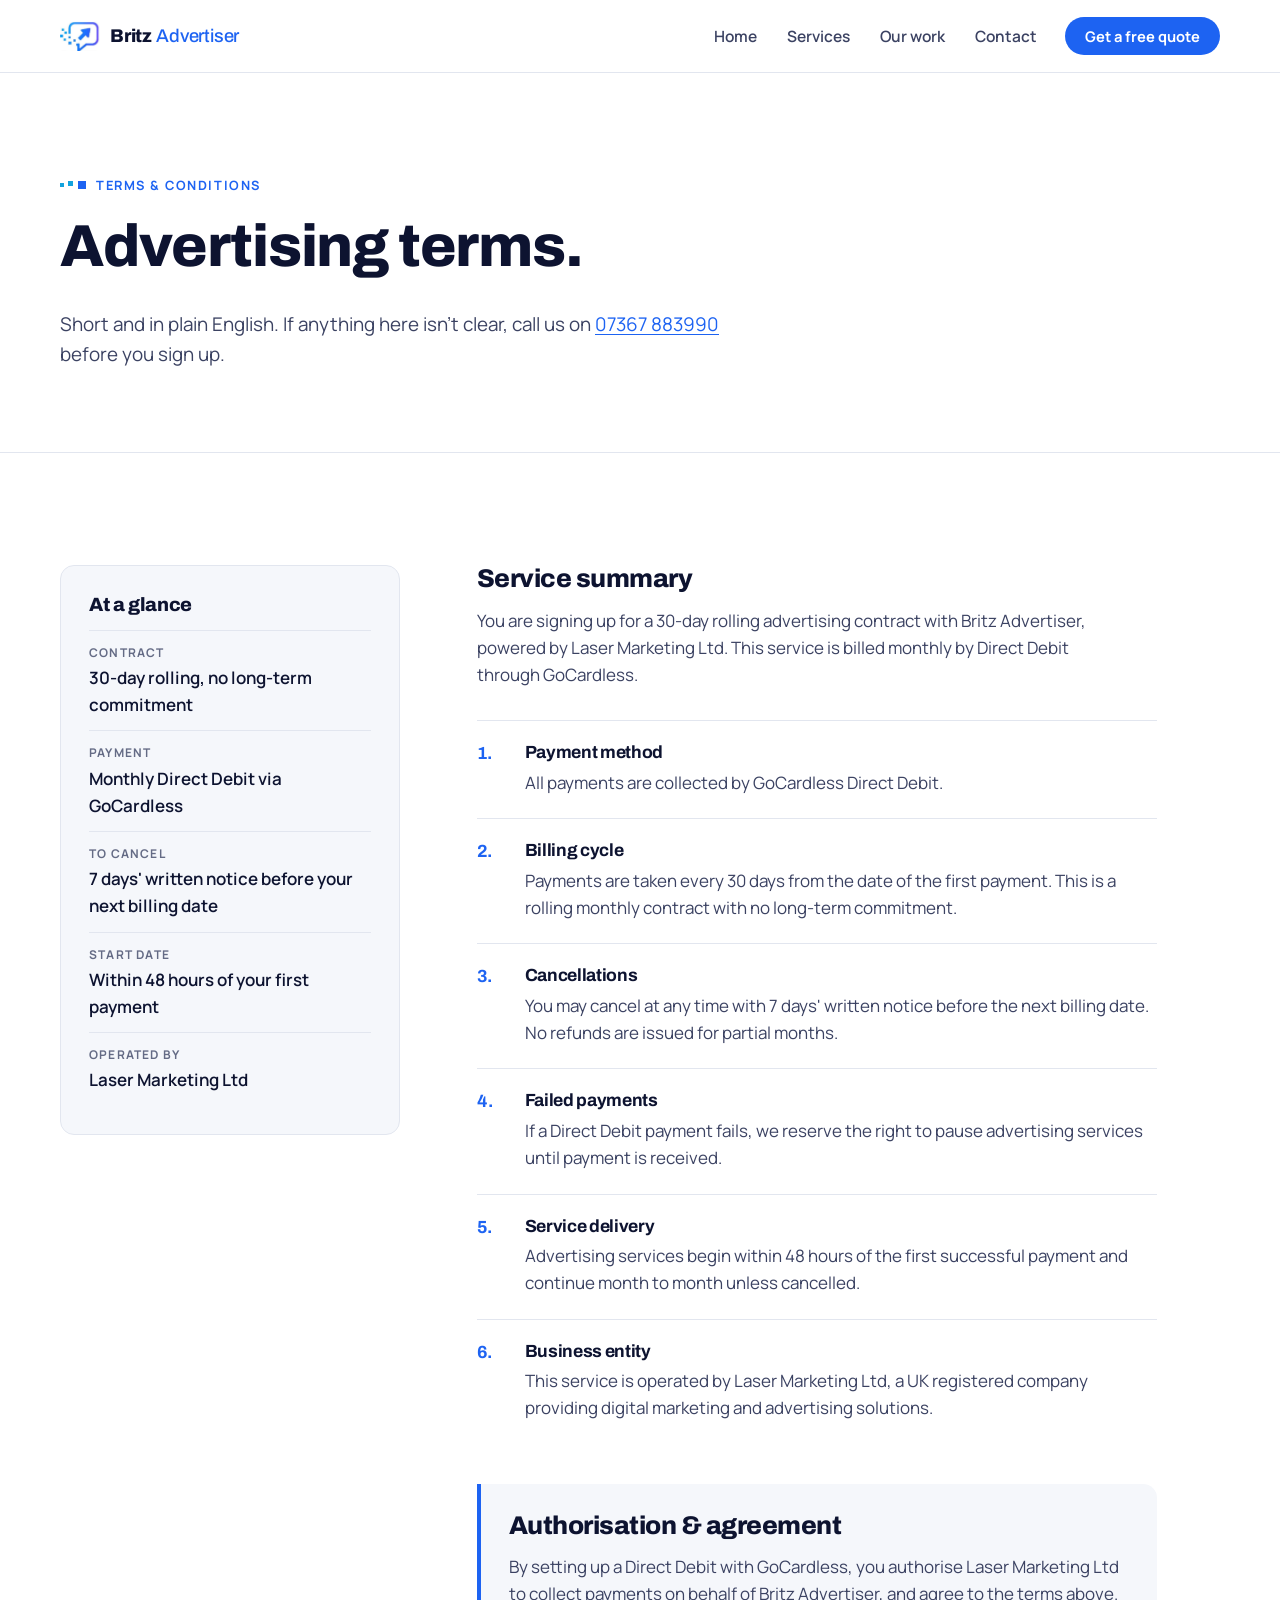
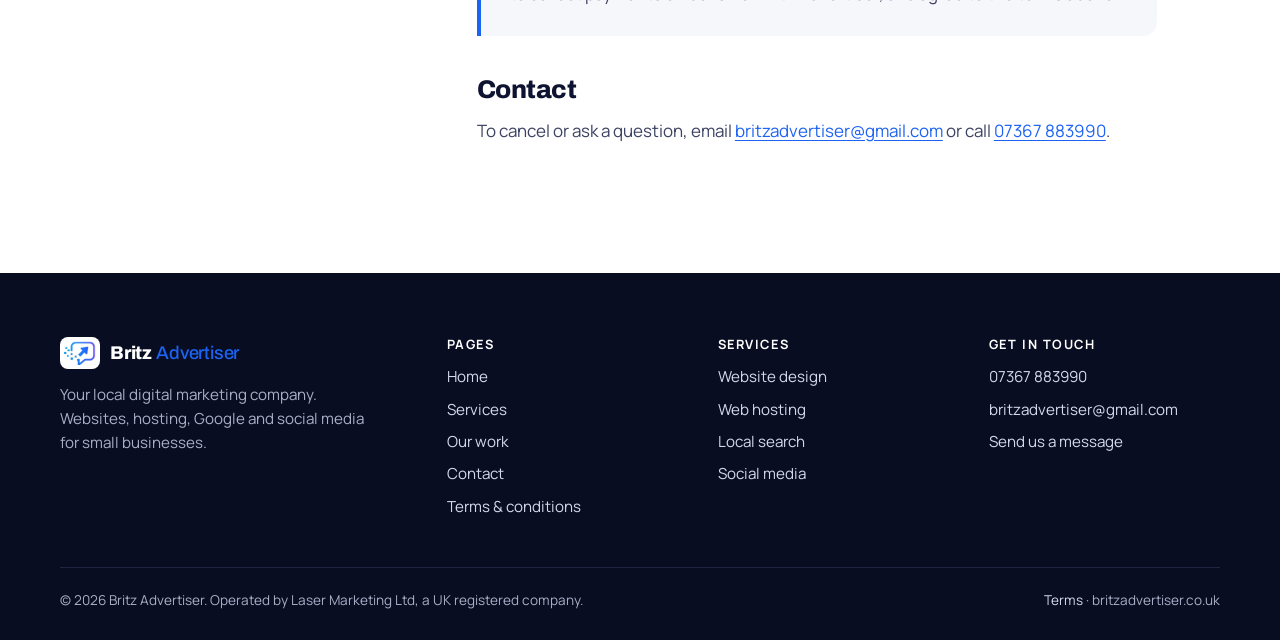
<file: terms.html>
<!DOCTYPE html>
<html lang="en-GB">
<head>
  <meta charset="UTF-8">
  <meta name="viewport" content="width=device-width, initial-scale=1">
  <title>Terms &amp; conditions — Britz Advertiser</title>
  <meta name="description" content="Britz Advertiser advertising terms: 30-day rolling contract, monthly Direct Debit via GoCardless, cancel with 7 days' notice. Operated by Laser Marketing Ltd.">
  <link rel="icon" type="image/png" href="assets/img/favicon.png">
  <link rel="preconnect" href="https://fonts.googleapis.com">
  <link rel="preconnect" href="https://fonts.gstatic.com" crossorigin>
  <link href="https://fonts.googleapis.com/css2?family=Archivo:wght@500;700;800&family=Manrope:wght@400;500;600;700&display=swap" rel="stylesheet">
  <link rel="stylesheet" href="css/base.css">
  <link rel="stylesheet" href="css/terms.css">
</head>
<body>
  <a class="skip-link" href="#main">Skip to content</a>

  <header class="site-header">
    <div class="wrap nav">
      <a class="brand" href="index.html" aria-label="Britz Advertiser home">
        <img src="assets/img/britz-mark.png" alt="" width="40" height="30">
        <span>Britz<b>Advertiser</b></span>
      </a>
      <button class="nav-toggle" aria-expanded="false" aria-controls="nav-links">Menu</button>
      <nav class="nav-links" id="nav-links" aria-label="Main">
        <a href="index.html">Home</a>
        <a href="services.html">Services</a>
        <a href="portfolio.html">Our work</a>
        <a href="contact.html">Contact</a>
        <a class="btn btn-primary btn-sm" href="contact.html">Get a free quote</a>
      </nav>
    </div>
  </header>

  <main id="main">

    <section class="page-hero">
      <div class="wrap">
        <p class="eyebrow">Terms &amp; conditions</p>
        <h1>Advertising terms.</h1>
        <p class="lead">Short and in plain English. If anything here isn't clear, call us on <a href="tel:+447367883990">07367 883990</a> before you sign up.</p>
      </div>
    </section>

    <section class="section">
      <div class="wrap terms-grid">
        <aside class="terms-summary" aria-labelledby="summary-title">
          <h2 id="summary-title">At a glance</h2>
          <dl>
            <div><dt>Contract</dt><dd>30-day rolling, no long-term commitment</dd></div>
            <div><dt>Payment</dt><dd>Monthly Direct Debit via GoCardless</dd></div>
            <div><dt>To cancel</dt><dd>7 days' written notice before your next billing date</dd></div>
            <div><dt>Start date</dt><dd>Within 48 hours of your first payment</dd></div>
            <div><dt>Operated by</dt><dd>Laser Marketing Ltd</dd></div>
          </dl>
        </aside>

        <div class="terms-body">
          <h2>Service summary</h2>
          <p>You are signing up for a 30-day rolling advertising contract with Britz Advertiser, powered by Laser Marketing Ltd. This service is billed monthly by Direct Debit through GoCardless.</p>

          <ol class="terms-list">
            <li>
              <h3>Payment method</h3>
              <p>All payments are collected by GoCardless Direct Debit.</p>
            </li>
            <li>
              <h3>Billing cycle</h3>
              <p>Payments are taken every 30 days from the date of the first payment. This is a rolling monthly contract with no long-term commitment.</p>
            </li>
            <li>
              <h3>Cancellations</h3>
              <p>You may cancel at any time with 7 days' written notice before the next billing date. No refunds are issued for partial months.</p>
            </li>
            <li>
              <h3>Failed payments</h3>
              <p>If a Direct Debit payment fails, we reserve the right to pause advertising services until payment is received.</p>
            </li>
            <li>
              <h3>Service delivery</h3>
              <p>Advertising services begin within 48 hours of the first successful payment and continue month to month unless cancelled.</p>
            </li>
            <li>
              <h3>Business entity</h3>
              <p>This service is operated by Laser Marketing Ltd, a UK registered company providing digital marketing and advertising solutions.</p>
            </li>
          </ol>

          <div class="terms-auth">
            <h2>Authorisation &amp; agreement</h2>
            <p>By setting up a Direct Debit with GoCardless, you authorise Laser Marketing Ltd to collect payments on behalf of Britz Advertiser, and agree to the terms above.</p>
          </div>

          <div class="terms-contact">
            <h2>Contact</h2>
            <p>To cancel or ask a question, email <a href="mailto:britzadvertiser@gmail.com">britzadvertiser@gmail.com</a> or call <a href="tel:+447367883990">07367 883990</a>.</p>
          </div>
        </div>
      </div>
    </section>

  </main>

  <footer class="site-footer">
    <div class="wrap">
      <div class="footer-grid">
        <div class="footer-brand">
          <a class="brand" href="index.html">
            <img src="assets/img/britz-mark.png" alt="" width="40" height="30">
            <span>Britz<b>Advertiser</b></span>
          </a>
          <p>Your local digital marketing company. Websites, hosting, Google and social media for small businesses.</p>
        </div>
        <div>
          <h4>Pages</h4>
          <ul>
            <li><a href="index.html">Home</a></li>
            <li><a href="services.html">Services</a></li>
            <li><a href="portfolio.html">Our work</a></li>
            <li><a href="contact.html">Contact</a></li>
            <li><a href="terms.html">Terms &amp; conditions</a></li>
          </ul>
        </div>
        <div>
          <h4>Services</h4>
          <ul>
            <li><a href="services.html#websites">Website design</a></li>
            <li><a href="services.html#hosting">Web hosting</a></li>
            <li><a href="services.html#local-seo">Local search</a></li>
            <li><a href="services.html#social">Social media</a></li>
          </ul>
        </div>
        <div>
          <h4>Get in touch</h4>
          <ul>
            <li><a href="tel:+447367883990">07367 883990</a></li>
            <li><a href="mailto:britzadvertiser@gmail.com">britzadvertiser@gmail.com</a></li>
            <li><a href="contact.html">Send us a message</a></li>
          </ul>
        </div>
      </div>
      <div class="footer-bottom">
        <span>&copy; <span data-year>2026</span> Britz Advertiser. Operated by Laser Marketing Ltd, a UK registered company.</span>
        <span><a href="terms.html">Terms</a> &middot; britzadvertiser.co.uk</span>
      </div>
    </div>
  </footer>

  <script src="js/main.js"></script>
</body>
</html>
</file>
<file: css/base.css>
/* ==========================================================
   Britz Advertiser — shared styles (header, footer, type, buttons)
   Page-specific styles live in home.css, services.css, etc.
   ========================================================== */

:root {
  --ink: #0d1330;
  --ink-soft: #3b4262;
  --muted: #646b85;
  --paper: #ffffff;
  --paper-2: #f5f7fb;
  --line: #e2e6ef;
  --blue: #1d63f2;
  --blue-dark: #1449c4;
  --violet: #6b4cf0;
  --cyan: #13a3dd;
  --radius: 14px;
  --radius-sm: 8px;
  --wrap: 1160px;
  --font-head: "Archivo", system-ui, sans-serif;
  --font-body: "Manrope", system-ui, sans-serif;
}

*, *::before, *::after { box-sizing: border-box; }

html { scroll-behavior: smooth; }

body {
  margin: 0;
  font-family: var(--font-body);
  font-size: 17px;
  line-height: 1.6;
  color: var(--ink);
  background: var(--paper);
  -webkit-font-smoothing: antialiased;
}

img { max-width: 100%; display: block; }

a { color: var(--blue); text-underline-offset: 3px; }
a:hover { color: var(--blue-dark); }

h1, h2, h3, h4 {
  font-family: var(--font-head);
  line-height: 1.12;
  letter-spacing: -0.02em;
  margin: 0 0 0.5em;
  text-wrap: balance;
}
h1 { font-size: clamp(2.3rem, 5vw, 3.7rem); font-weight: 800; }
h2 { font-size: clamp(1.75rem, 3.4vw, 2.5rem); font-weight: 800; }
h3 { font-size: 1.25rem; font-weight: 700; }
p { margin: 0 0 1em; text-wrap: pretty; }

.wrap { width: min(var(--wrap), 100% - 40px); margin-inline: auto; }

.skip-link {
  position: absolute; left: -999px; top: 8px;
  background: var(--ink); color: #fff; padding: 8px 14px; border-radius: 6px; z-index: 100;
}
.skip-link:focus { left: 12px; }

:focus-visible { outline: 3px solid var(--cyan); outline-offset: 3px; border-radius: 4px; }

/* ---------- Eyebrow with the pixel trail from the logo ---------- */
.eyebrow {
  display: inline-flex; align-items: center; gap: 10px;
  font-size: 0.8rem; font-weight: 700; letter-spacing: 0.12em; text-transform: uppercase;
  color: var(--blue);
  margin-bottom: 18px;
}
.eyebrow::before {
  content: "";
  width: 26px; height: 8px;
  background:
    linear-gradient(var(--cyan), var(--cyan)) 0 50% / 4px 4px no-repeat,
    linear-gradient(var(--cyan), var(--cyan)) 8px 0 / 5px 5px no-repeat,
    linear-gradient(var(--blue), var(--blue)) 18px 50% / 8px 8px no-repeat;
}

.lead { font-size: 1.18rem; color: var(--ink-soft); max-width: 60ch; }

/* ---------- Buttons ---------- */
.btn {
  display: inline-flex; align-items: center; justify-content: center; gap: 8px;
  font: 700 1rem/1 var(--font-body);
  padding: 15px 24px;
  border-radius: 999px;
  border: 2px solid transparent;
  text-decoration: none;
  cursor: pointer;
  transition: background-color .15s, color .15s, border-color .15s, transform .15s;
}
.btn:active { transform: translateY(1px); }
.btn-primary { background: var(--blue); color: #fff; }
.btn-primary:hover { background: var(--blue-dark); color: #fff; }
.btn-ghost { border-color: var(--line); color: var(--ink); background: #fff; }
.btn-ghost:hover { border-color: var(--ink); color: var(--ink); }
.btn-sm { padding: 10px 18px; font-size: 0.92rem; }
.btn .arrow { transition: transform .15s; }
.btn:hover .arrow { transform: translateX(3px); }

/* ---------- Header ---------- */
.site-header {
  position: sticky; top: 0; z-index: 50;
  background: rgba(255, 255, 255, 0.94);
  backdrop-filter: saturate(1.4) blur(8px);
  border-bottom: 1px solid var(--line);
}
.nav { display: flex; align-items: center; justify-content: space-between; height: 72px; }

.brand { display: flex; align-items: center; gap: 10px; text-decoration: none; color: var(--ink); }
.brand img { width: 40px; height: auto; }
.brand span { font-family: var(--font-head); font-weight: 800; font-size: 1.15rem; letter-spacing: -0.01em; line-height: 1; }
.brand span b { font-weight: 500; color: var(--blue); margin-left: 4px; }

.nav-links { display: flex; align-items: center; gap: 6px; }
.nav-links a:not(.btn) {
  color: var(--ink-soft); text-decoration: none; font-weight: 600; font-size: 0.97rem;
  padding: 8px 12px; border-radius: 8px;
}
.nav-links a:not(.btn):hover { color: var(--ink); background: var(--paper-2); }
.nav-links a[aria-current="page"] { color: var(--ink); box-shadow: inset 0 -2px 0 var(--blue); border-radius: 0; }
.nav-links .btn { margin-left: 10px; }

.nav-toggle {
  display: none;
  background: none; border: 1px solid var(--line); border-radius: 8px;
  font: 700 0.9rem var(--font-body); color: var(--ink); padding: 9px 14px; cursor: pointer;
}

@media (max-width: 820px) {
  .nav-toggle { display: block; }
  .nav-links {
    display: none;
    position: absolute; top: 72px; left: 0; right: 0;
    flex-direction: column; align-items: stretch; gap: 0;
    background: #fff; border-bottom: 1px solid var(--line);
    padding: 10px 20px 20px;
  }
  .nav-links.open { display: flex; }
  .nav-links a:not(.btn) { padding: 14px 4px; border-bottom: 1px solid var(--line); border-radius: 0; }
  .nav-links a[aria-current="page"] { box-shadow: inset 3px 0 0 var(--blue); padding-left: 12px; }
  .nav-links .btn { margin: 16px 0 0; }
}

/* ---------- Generic sections ---------- */
.section { padding: clamp(64px, 9vw, 112px) 0; }
.section-alt { background: var(--paper-2); }
.section-head { max-width: 680px; margin-bottom: 48px; }
.section-head p { color: var(--muted); font-size: 1.08rem; }

.page-hero { padding: clamp(56px, 8vw, 96px) 0 clamp(40px, 6vw, 64px); border-bottom: 1px solid var(--line); }
.page-hero h1 { max-width: 18ch; }

/* ---------- CTA band ---------- */
.cta-band { background: var(--ink); color: #fff; padding: clamp(56px, 8vw, 88px) 0; }
.cta-band .wrap { display: flex; flex-wrap: wrap; align-items: center; justify-content: space-between; gap: 28px; }
.cta-band h2 { margin: 0 0 8px; max-width: 20ch; }
.cta-band p { margin: 0; color: #b9bfd6; max-width: 52ch; }
.cta-band .btn-primary { background: #fff; color: var(--ink); }
.cta-band .btn-primary:hover { background: #dfe6ff; }

/* ---------- Footer ---------- */
.site-footer { background: #090d22; color: #a9afc7; padding: 64px 0 28px; font-size: 0.95rem; }
.footer-grid { display: grid; grid-template-columns: 1.5fr 1fr 1fr 1fr; gap: 40px; }
.site-footer h4 { color: #fff; font-family: var(--font-body); font-size: 0.8rem; letter-spacing: 0.12em; text-transform: uppercase; margin-bottom: 14px; }
.site-footer ul { list-style: none; margin: 0; padding: 0; display: grid; gap: 8px; }
.site-footer a { color: #d5d9ea; text-decoration: none; }
.site-footer a:hover { color: #fff; text-decoration: underline; }
.footer-brand .brand { color: #fff; margin-bottom: 14px; }
.footer-brand .brand img { background: #fff; border-radius: 8px; padding: 4px; }
.footer-brand p { max-width: 34ch; }
.footer-bottom {
  margin-top: 48px; padding-top: 22px; border-top: 1px solid #1f2541;
  display: flex; flex-wrap: wrap; justify-content: space-between; gap: 12px; font-size: 0.85rem;
}

@media (max-width: 860px) {
  .footer-grid { grid-template-columns: 1fr 1fr; }
  .footer-brand { grid-column: 1 / -1; }
}
@media (max-width: 480px) {
  body { font-size: 16px; }
  .footer-grid { grid-template-columns: 1fr; }
  .wrap { width: calc(100% - 32px); }
}

@media (prefers-reduced-motion: reduce) {
  html { scroll-behavior: auto; }
  * { transition: none !important; }
}
</file>
<file: css/home.css>
/* ==========================================================
   Britz Advertiser — home page
   ========================================================== */

/* ---------- Hero ---------- */
.hero { padding: clamp(48px, 7vw, 96px) 0 clamp(64px, 8vw, 104px); overflow: hidden; }
.hero-grid { display: grid; grid-template-columns: 1.05fr 1fr; gap: clamp(36px, 5vw, 72px); align-items: center; }
.hero h1 { max-width: 15ch; }
.hero-actions { display: flex; flex-wrap: wrap; gap: 12px; margin: 30px 0 34px; }

.hero-points { list-style: none; display: flex; flex-wrap: wrap; gap: 8px 22px; padding: 0; margin: 0; color: var(--muted); font-weight: 600; font-size: 0.95rem; }
.hero-points li { display: flex; align-items: center; gap: 8px; }
.hero-points li::before { content: ""; width: 7px; height: 7px; background: var(--blue); }

.hero-work { display: block; text-decoration: none; color: var(--ink); }
.browser {
  border: 1px solid var(--line);
  border-radius: var(--radius);
  overflow: hidden;
  background: #fff;
  box-shadow: 0 1px 2px rgba(13, 19, 48, .06), 0 24px 48px -24px rgba(13, 19, 48, .28);
  transition: transform .2s ease, box-shadow .2s ease;
}
.hero-work:hover .browser { transform: translateY(-3px); box-shadow: 0 1px 2px rgba(13, 19, 48, .06), 0 32px 56px -24px rgba(13, 19, 48, .34); }
.browser-bar { display: flex; align-items: center; gap: 6px; padding: 11px 14px; background: var(--paper-2); border-bottom: 1px solid var(--line); }
.browser-bar span { width: 10px; height: 10px; border-radius: 50%; background: #d3d8e4; }
.browser-bar em { font-style: normal; font-size: 0.78rem; color: var(--muted); margin-left: 12px; background: #fff; border: 1px solid var(--line); padding: 3px 12px; border-radius: 999px; }
.browser img { width: 100%; height: auto; aspect-ratio: 4 / 3; object-fit: cover; object-position: top; }
.hero-work-caption { margin: 16px 0 0; font-size: 0.95rem; color: var(--muted); }
.hero-work-caption strong { color: var(--ink); }
.hero-work:hover .hero-work-caption { color: var(--ink); }

@media (max-width: 900px) {
  .hero-grid { grid-template-columns: 1fr; }
}

/* ---------- Promises ---------- */
.promises { list-style: none; margin: 0; padding: 0; display: grid; grid-template-columns: repeat(4, 1fr); gap: 20px; counter-reset: p; }
.promises li {
  counter-increment: p;
  background: #fff; border: 1px solid var(--line); border-radius: var(--radius);
  padding: 28px 24px;
}
.promises li::before {
  content: counter(p, decimal-leading-zero);
  display: block; font: 700 0.85rem var(--font-head); color: var(--blue);
  padding-bottom: 14px; margin-bottom: 18px; border-bottom: 1px solid var(--line);
}
.promises p { color: var(--muted); margin: 0; font-size: 0.97rem; }

@media (max-width: 1000px) { .promises { grid-template-columns: repeat(2, 1fr); } }
@media (max-width: 560px) { .promises { grid-template-columns: 1fr; } }

/* ---------- Services list ---------- */
.split-head { max-width: none; display: flex; justify-content: space-between; align-items: end; gap: 24px; flex-wrap: wrap; }
.split-head h2 { max-width: 20ch; margin: 0; }
.text-link { font-weight: 700; text-decoration: none; white-space: nowrap; }
.text-link:hover { text-decoration: underline; }

.service-list { display: grid; grid-template-columns: 1fr 1fr; border-top: 1px solid var(--line); }
.service {
  display: flex; gap: 22px; padding: 32px 28px 32px 0;
  border-bottom: 1px solid var(--line);
  text-decoration: none; color: var(--ink);
  transition: background-color .15s;
}
.service:nth-child(odd) { border-right: 1px solid var(--line); }
.service:nth-child(even) { padding-left: 28px; }
.service:hover h3 { color: var(--blue); }
.service-num { font: 700 0.85rem var(--font-head); color: var(--blue); padding-top: 4px; }
.service p { color: var(--muted); margin: 0; }

@media (max-width: 760px) {
  .service-list { grid-template-columns: 1fr; }
  .service:nth-child(odd) { border-right: 0; }
  .service:nth-child(even) { padding-left: 0; }
}

/* ---------- Steps ---------- */
.steps { list-style: none; margin: 0; padding: 0; display: grid; grid-template-columns: repeat(4, 1fr); gap: 32px; }
.steps li { border-top: 3px solid var(--ink); padding-top: 20px; }
.steps li:first-child { border-color: var(--blue); }
.step-label { display: block; font-size: 0.8rem; font-weight: 700; letter-spacing: 0.1em; text-transform: uppercase; color: var(--muted); margin-bottom: 10px; }
.steps p { color: var(--muted); margin: 0; font-size: 0.97rem; }

@media (max-width: 900px) { .steps { grid-template-columns: 1fr 1fr; } }
@media (max-width: 520px) { .steps { grid-template-columns: 1fr; } }

/* ---------- Featured work ---------- */
.feature-work { display: grid; grid-template-columns: 0.8fr 1fr; gap: clamp(32px, 6vw, 80px); align-items: center; }
.feature-work-img img { border-radius: var(--radius); width: 100%; height: auto; }
.feature-work .lead { margin-bottom: 20px; }

.ticks { list-style: none; padding: 0; margin: 0 0 30px; display: grid; gap: 10px; }
.ticks li { position: relative; padding-left: 30px; }
.ticks li::before {
  content: ""; position: absolute; left: 2px; top: 0.45em;
  width: 12px; height: 7px;
  border-left: 2.5px solid var(--blue); border-bottom: 2.5px solid var(--blue);
  transform: rotate(-45deg);
}

@media (max-width: 760px) {
  .feature-work { grid-template-columns: 1fr; }
  .feature-work-img { max-width: 320px; }
}
</file>
<file: css/contact.css>
/* ==========================================================
   Britz Advertiser — contact page
   ========================================================== */

.contact-grid { display: grid; grid-template-columns: 0.9fr 1.1fr; gap: clamp(36px, 6vw, 88px); align-items: start; }
.contact-intro h1 { font-size: clamp(2.1rem, 4.4vw, 3.1rem); max-width: 14ch; }

.contact-info { margin: 36px 0 0; display: grid; gap: 0; border-top: 1px solid var(--line); }
.contact-info div { padding: 18px 0; border-bottom: 1px solid var(--line); display: grid; grid-template-columns: 90px 1fr; gap: 16px; }
.contact-info dt { font-size: 0.78rem; font-weight: 700; letter-spacing: 0.1em; text-transform: uppercase; color: var(--muted); padding-top: 3px; }
.contact-info dd { margin: 0; font-weight: 600; }

.contact-form {
  background: var(--paper-2); border: 1px solid var(--line); border-radius: var(--radius);
  padding: clamp(24px, 4vw, 40px);
}
.field-row { display: grid; grid-template-columns: 1fr 1fr; gap: 18px; }
.field { margin: 0 0 20px; border: 0; padding: 0; min-width: 0; }
.field label, .field legend { display: block; font-weight: 700; font-size: 0.93rem; margin-bottom: 7px; padding: 0; }
.opt { font-weight: 500; color: var(--muted); }

.field input, .field textarea {
  width: 100%;
  font: 500 1rem var(--font-body); color: var(--ink);
  background: #fff;
  border: 1.5px solid #cfd5e3; border-radius: var(--radius-sm);
  padding: 13px 14px;
  transition: border-color .15s, box-shadow .15s;
}
.field textarea { resize: vertical; min-height: 130px; }
.field input:focus, .field textarea:focus { outline: none; border-color: var(--blue); box-shadow: 0 0 0 3px rgba(29, 99, 242, .15); }
.field input[aria-invalid="true"], .field textarea[aria-invalid="true"] { border-color: #c8362b; }

.chips { display: flex; flex-wrap: wrap; gap: 8px; }
.chips label { margin: 0; font-weight: 600; font-size: 0.92rem; cursor: pointer; }
.chips label { position: relative; }
.chips input { position: absolute; inset: 0; width: 1px; height: 1px; opacity: 0; pointer-events: none; }
.chips span {
  display: inline-block; padding: 8px 14px; border-radius: 999px;
  background: #fff; border: 1.5px solid #cfd5e3;
  transition: background-color .15s, border-color .15s, color .15s;
}
.chips input:checked + span { background: var(--ink); border-color: var(--ink); color: #fff; }
.chips input:focus-visible + span { outline: 3px solid var(--cyan); outline-offset: 2px; }

.form-error { color: #b32a20; font-weight: 600; font-size: 0.95rem; }
.form-note { font-size: 0.85rem; color: var(--muted); margin: 14px 0 0; }

@media (max-width: 860px) {
  .contact-grid { grid-template-columns: 1fr; }
}
@media (max-width: 520px) {
  .field-row { grid-template-columns: 1fr; gap: 0; }
}

.contact-small { font-size: 0.92rem; color: var(--muted); margin-top: 20px; }
</file>
<file: css/portfolio.css>
/* ==========================================================
   Britz Advertiser — portfolio page
   ========================================================== */

.case {
  display: grid; grid-template-columns: 1.15fr 1fr; gap: clamp(32px, 5vw, 64px); align-items: center;
  padding-bottom: clamp(56px, 8vw, 96px);
  margin-bottom: clamp(56px, 8vw, 96px);
  border-bottom: 1px solid var(--line);
}
.case-shot {
  display: block; border-radius: var(--radius); overflow: hidden;
  border: 1px solid var(--line);
  box-shadow: 0 24px 48px -28px rgba(13, 19, 48, .35);
  transition: transform .2s;
}
.case-shot:hover { transform: translateY(-3px); }
.case-shot img { width: 100%; height: auto; aspect-ratio: 4 / 3; object-fit: cover; object-position: top; }

.case-meta { display: flex; flex-wrap: wrap; gap: 8px; margin-bottom: 16px; }
.case-meta span { font-size: 0.82rem; font-weight: 700; color: var(--ink-soft); background: var(--paper-2); border: 1px solid var(--line); padding: 5px 12px; border-radius: 999px; }
.case-body p { color: var(--ink-soft); }

.case-facts { display: grid; grid-template-columns: repeat(3, 1fr); gap: 16px; margin: 28px 0 32px; padding: 20px 0; border-block: 1px solid var(--line); }
.case-facts dt { font-size: 0.75rem; font-weight: 700; letter-spacing: 0.1em; text-transform: uppercase; color: var(--muted); margin-bottom: 4px; }
.case-facts dd { margin: 0; font-weight: 700; font-size: 0.97rem; }

.case-next { display: block; border: 0; margin: 0; padding: 0; }
.case-next-inner {
  border: 2px dashed var(--line); border-radius: var(--radius);
  padding: clamp(32px, 5vw, 56px);
  text-align: center;
}
.case-next-inner h2 { margin-inline: auto; max-width: 20ch; }
.case-next-inner p:not(.eyebrow) { color: var(--muted); max-width: 52ch; margin: 0 auto 26px; }

@media (max-width: 860px) {
  .case { grid-template-columns: 1fr; }
}
@media (max-width: 480px) {
  .case-facts { grid-template-columns: 1fr; gap: 12px; }
}
</file>
<file: css/services.css>
/* ==========================================================
   Britz Advertiser — services page
   ========================================================== */

.jump { display: flex; flex-wrap: wrap; gap: 10px; margin-top: 32px; }
.jump a {
  text-decoration: none; color: var(--ink); font-weight: 600; font-size: 0.95rem;
  border: 1px solid var(--line); border-radius: 999px; padding: 9px 16px;
}
.jump a:hover { border-color: var(--blue); color: var(--blue); }

.svc { padding: clamp(56px, 8vw, 96px) 0; scroll-margin-top: 72px; }
.svc-alt { background: var(--paper-2); }
.svc-grid { display: grid; grid-template-columns: 1fr 1fr; gap: clamp(32px, 6vw, 88px); }
.svc-num { display: inline-block; font: 700 0.85rem var(--font-head); color: var(--blue); margin-bottom: 14px; }
.svc-intro p { color: var(--ink-soft); font-size: 1.08rem; }

.svc-detail {
  background: #fff; border: 1px solid var(--line); border-radius: var(--radius);
  padding: 30px 30px 10px;
}
.svc-detail h3 { font-size: 0.8rem; font-family: var(--font-body); letter-spacing: 0.12em; text-transform: uppercase; color: var(--muted); margin-bottom: 18px; }

.checks { list-style: none; padding: 0; margin: 0 0 22px; }
.checks li { position: relative; padding: 11px 0 11px 30px; border-bottom: 1px solid var(--line); }
.checks li:last-child { border-bottom: 0; }
.checks li::before {
  content: ""; position: absolute; left: 3px; top: 1.05em;
  width: 11px; height: 6px;
  border-left: 2.5px solid var(--blue); border-bottom: 2.5px solid var(--blue);
  transform: rotate(-45deg);
}
.good-for { font-size: 0.95rem; color: var(--muted); padding-top: 14px; border-top: 1px dashed var(--line); }
.good-for strong { color: var(--ink); }

@media (max-width: 820px) {
  .svc-grid { grid-template-columns: 1fr; }
  .svc-detail { padding: 24px 20px 6px; }
}

/* ---------- FAQ ---------- */
.faq-wrap { display: grid; grid-template-columns: 0.8fr 1.2fr; gap: clamp(32px, 6vw, 80px); align-items: start; }
.muted { color: var(--muted); }
.faq { border-top: 1px solid var(--line); }
.faq details { border-bottom: 1px solid var(--line); }
.faq summary {
  list-style: none; cursor: pointer;
  display: flex; justify-content: space-between; align-items: center; gap: 20px;
  padding: 22px 0; font-weight: 700; font-size: 1.07rem;
}
.faq summary::-webkit-details-marker { display: none; }
.faq summary::after { content: "+"; font: 500 1.5rem/1 var(--font-head); color: var(--blue); transition: transform .2s; }
.faq details[open] summary::after { transform: rotate(45deg); }
.faq details p { color: var(--muted); margin: -6px 0 22px; max-width: 62ch; }

@media (max-width: 820px) { .faq-wrap { grid-template-columns: 1fr; } }
</file>
<file: css/terms.css>
/* ==========================================================
   Britz Advertiser — terms & conditions page
   ========================================================== */

.terms-grid { display: grid; grid-template-columns: 340px 1fr; gap: clamp(32px, 6vw, 80px); align-items: start; }

.terms-summary {
  position: sticky; top: 96px;
  background: var(--paper-2); border: 1px solid var(--line); border-radius: var(--radius);
  padding: 28px;
}
.terms-summary h2 { font-size: 1.2rem; margin-bottom: 14px; }
.terms-summary dl { margin: 0; }
.terms-summary div { padding: 12px 0; border-top: 1px solid var(--line); }
.terms-summary dt { font-size: 0.75rem; font-weight: 700; letter-spacing: 0.1em; text-transform: uppercase; color: var(--muted); margin-bottom: 2px; }
.terms-summary dd { margin: 0; font-weight: 600; }

.terms-body { max-width: 68ch; }
.terms-body h2 { font-size: 1.6rem; }
.terms-body p { color: var(--ink-soft); }

.terms-list { list-style: none; counter-reset: t; padding: 0; margin: 32px 0 0; }
.terms-list li {
  counter-increment: t;
  position: relative;
  padding: 22px 0 22px 48px; border-top: 1px solid var(--line);
}
.terms-list li::before { content: counter(t) "."; position: absolute; left: 0; top: 22px; font: 700 1.1rem/1.3 var(--font-head); color: var(--blue); }
.terms-list h3 { font-size: 1.1rem; margin-bottom: 6px; }
.terms-list p { margin: 0; }

.terms-auth { margin-top: 40px; padding: 28px; border-left: 4px solid var(--blue); background: var(--paper-2); border-radius: 0 var(--radius) var(--radius) 0; }
.terms-auth p { margin: 0; }
.terms-contact { margin-top: 40px; }

@media (max-width: 860px) {
  .terms-grid { grid-template-columns: 1fr; }
  .terms-summary { position: static; }
}
@media (max-width: 480px) {
  .terms-list li { padding-left: 36px; }
  .terms-auth { padding: 20px; }
}
</file>
